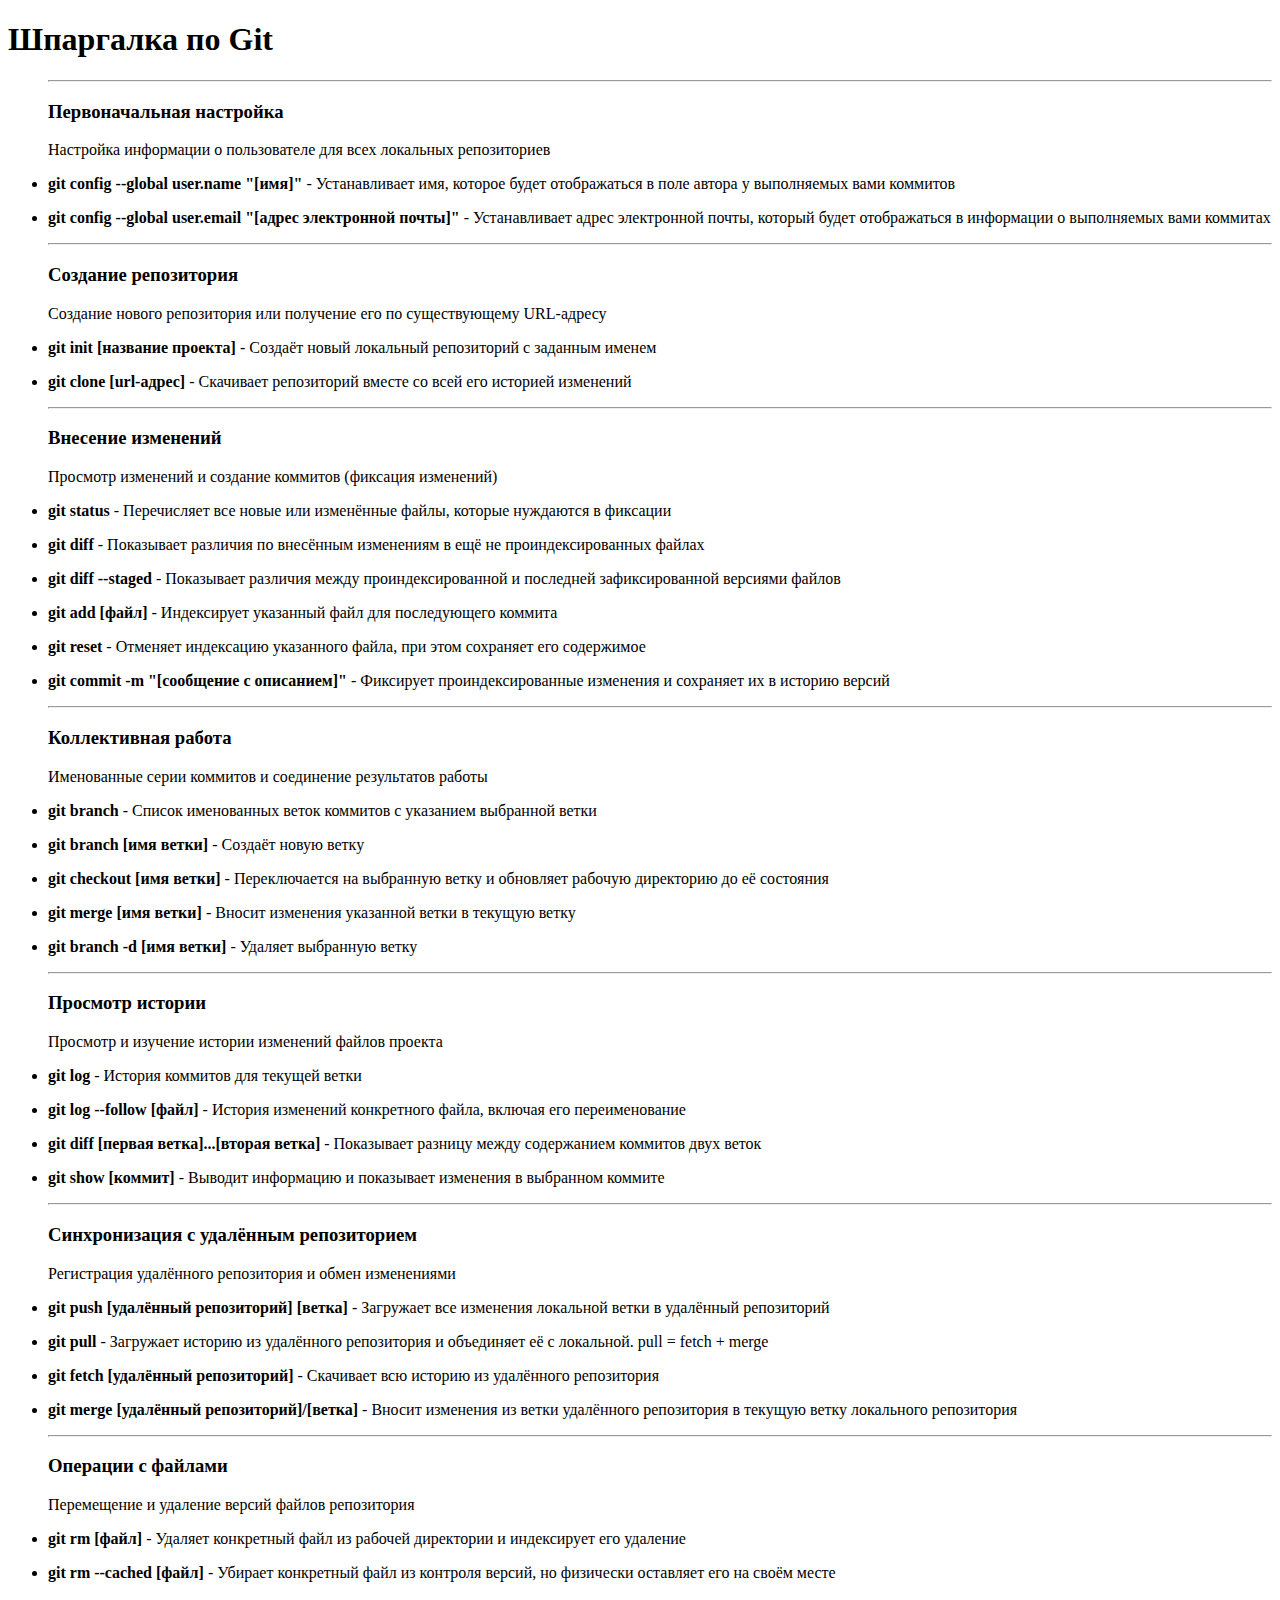
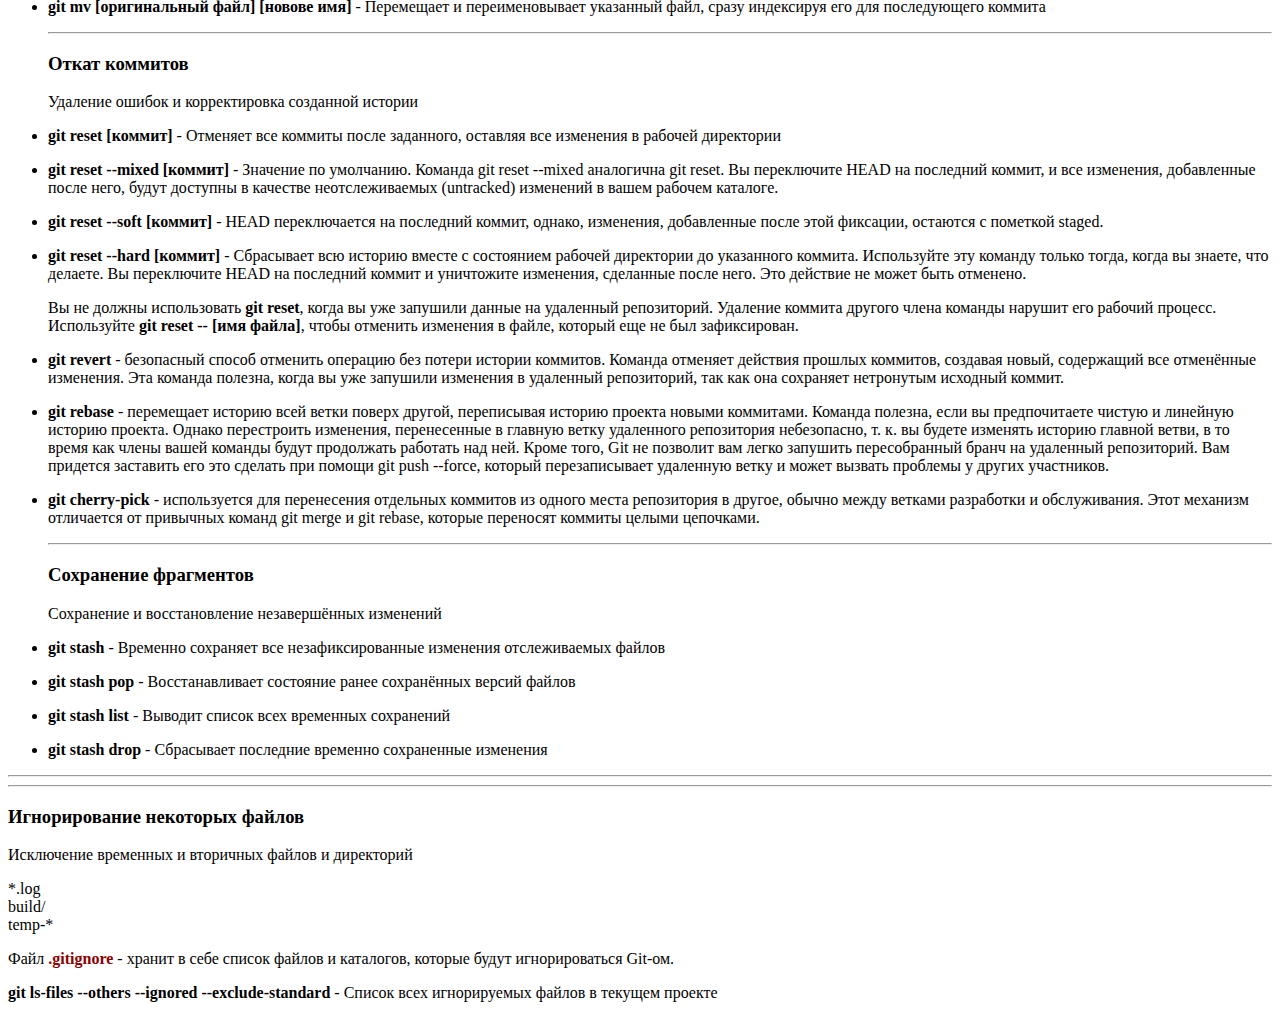
<file: HW1_GIT/index.html>
<!doctype html>
<html lang="eu">
<head>
    <title>GITPAGES.html</title>
    <meta charset="UTF-8">
</head>
<body>
    <h1>Шпаргалка по Git</h1>
<ul>
    <hr/>
    <h3>Первоначальная настройка</h3>
    <p>Настройка информации о пользователе для всех локальных репозиториев</p>
    <li><p><b>git config --global user.name "[имя]"</b> - Устанавливает имя, которое будет отображаться в
        поле автора у выполняемых вами коммитов</p></li>
    <li><p><b>git config --global user.email "[адрес электронной почты]"</b> - Устанавливает адрес электронной
        почты, который
        будет отображаться в информации о выполняемых вами коммитах</p></li>
    <hr/>
    <h3>Создание репозитория</h3>
    <p>Создание нового репозитория или получение его по существующему URL-адресу</p>
    <li><p><b>git init [название проекта]</b> - Создаёт новый локальный репозиторий с заданным именем</p></li>
    <li><p><b>git clone [url-адрес]</b> - Скачивает репозиторий вместе со всей его историей изменений</p></li>
    <hr/>
    <h3>Внесение изменений</h3>
    <p>Просмотр изменений и создание коммитов (фиксация изменений)</p>
    <li><p><b>git status</b> - Перечисляет все новые или изменённые файлы, которые нуждаются
        в фиксации</p></li>
    <li><p><b>git diff</b> - Показывает различия по внесённым изменениям в ещё не проиндексированных файлах</p></li>
    <li><p><b>git diff --staged</b> - Показывает различия между проиндексированной и последней зафиксированной
        версиями файлов</p></li>
    <li><p><b>git add [файл]</b> - Индексирует указанный файл для последующего коммита</p></li>
    <li><p><b>git reset</b> - Отменяет индексацию указанного файла, при этом сохраняет его содержимое</p></li>
    <li><p><b>git commit -m "[сообщение с описанием]"</b> - Фиксирует проиндексированные изменения и сохраняет
        их в историю версий</p></li>
    <hr/>
    <h3>Коллективная работа</h3>
    <p>Именованные серии коммитов и соединение результатов работы</p>
    <li><p><b>git branch</b> - Список именованных веток коммитов с указанием выбранной ветки</p></li>
    <li><p><b>git branch [имя ветки]</b> - Создаёт новую ветку</p></li>
    <li><p><b>git checkout [имя ветки]</b> - Переключается на выбранную ветку и обновляет рабочую
        директорию до её состояния</p></li>
    <li><p><b>git merge [имя ветки]</b> - Вносит изменения указанной ветки в текущую ветку</p></li>
    <li><p><b>git branch -d [имя ветки]</b> - Удаляет выбранную ветку</p></li>
    <hr/>
    <h3>Просмотр истории</h3>
    <p>Просмотр и изучение истории изменений файлов проекта</p>
    <li><p><b>git log</b> - История коммитов для текущей ветки</p></li>
    <li><p><b>git log --follow [файл]</b> - История изменений конкретного файла, включая его переименование</p></li>
    <li><p><b>git diff [первая ветка]...[вторая ветка]</b> - Показывает разницу между содержанием коммитов
        двух веток</p></li>
    <li><p><b>git show [коммит]</b> - Выводит информацию и показывает изменения в выбранном коммите</p></li>
    <hr/>
    <h3>Синхронизация с удалённым репозиторием</h3>
    <p>Регистрация удалённого репозитория и обмен изменениями</p>
    <li><p><b>git push [удалённый репозиторий] [ветка]</b> - Загружает все изменения локальной ветки в удалённый
        репозиторий</p></li>
    <li><p><b>git pull</b> - Загружает историю из удалённого репозитория и объединяет её с локальной.
        pull = fetch + merge</p></li>
    <li><p><b>git fetch [удалённый репозиторий]</b> - Скачивает всю историю из удалённого репозитория</p></li>
    <li><p><b>git merge [удалённый репозиторий]/[ветка]</b> - Вносит изменения из ветки удалённого репозитория в
        текущую ветку локального репозитория</p></li>
    <hr/>
    <h3>Операции с файлами</h3>
    <p>Перемещение и удаление версий файлов репозитория</p>
    <li><p><b>git rm [файл]</b> - Удаляет конкретный файл из рабочей директории и индексирует его удаление</p></li>
    <li><p><b>git rm --cached [файл]</b> - Убирает конкретный файл из контроля версий, но физически оставляет его
        на своём месте</p></li>
    <li><p><b>git mv [оригинальный файл] [новове имя]</b> - Перемещает и переименовывает указанный файл, сразу
        индексируя его для последующего коммита</p></li>
    <hr/>
    <h3>Откат коммитов</h3>
    <p>Удаление ошибок и корректировка созданной истории</p>
    <li><p><b>git reset [коммит]</b> - Отменяет все коммиты после заданного, оставляя все изменения
        в рабочей директории</p></li>
    <li><p><b>git reset --mixed [коммит]</b> - Значение по умолчанию. Команда git reset --mixed аналогична git reset.
        Вы переключите HEAD на последний коммит, и все изменения, добавленные после него, будут доступны
        в качестве неотслеживаемых (untracked) изменений в вашем рабочем каталоге.</p></li>
    <li><p><b>git reset --soft [коммит]</b> - HEAD переключается на последний коммит, однако, изменения,
        добавленные после этой фиксации, остаются с пометкой staged.</p></li>
    <li><p><b>git reset --hard [коммит]</b> - Сбрасывает всю историю вместе с состоянием рабочей директории
        до указанного коммита. Используйте эту команду только тогда, когда вы знаете, что делаете.
        Вы переключите HEAD на последний коммит и уничтожите изменения, сделанные после него. Это действие не
        может быть отменено.</p></li>
    <p>Вы не должны использовать <b>git reset</b>, когда вы уже запушили данные на удаленный репозиторий. Удаление
        коммита
        другого члена команды нарушит его рабочий процесс. Используйте <b>git reset -- [имя файла]</b>, чтобы отменить
        изменения в файле, который еще не был зафиксирован.</p>

    <li><p><b>git revert</b> - безопасный способ отменить операцию без потери истории коммитов. Команда отменяет
        действия прошлых коммитов, создавая новый, содержащий все отменённые изменения. Эта команда полезна,
        когда вы уже запушили изменения в удаленный репозиторий, так как она сохраняет нетронутым исходный коммит.</p></li>

    <li><p><b>git rebase</b> - перемещает историю всей ветки поверх другой, переписывая историю проекта новыми
        коммитами.
        Команда полезна, если вы предпочитаете чистую и линейную историю проекта. Однако перестроить изменения,
        перенесенные в главную ветку удаленного репозитория небезопасно, т. к. вы будете изменять историю главной
        ветви, в то время как члены вашей команды будут продолжать работать над ней.
        Кроме того, Git не позволит вам легко запушить пересобранный бранч на удаленный репозиторий. Вам придется
        заставить его это сделать при помощи git push --force, который перезаписывает удаленную ветку и может
        вызвать проблемы у других участников.</p></li>
    <li><p><b>git cherry-pick</b> -  используется для перенесения отдельных коммитов из одного места репозитория в
        другое, обычно между ветками разработки и обслуживания. Этот механизм отличается от привычных команд
        git merge и git rebase, которые переносят коммиты целыми цепочками.</p></li>
    <hr/>
    <h3>Сохранение фрагментов</h3>
    <p>Сохранение и восстановление незавершённых изменений</p>
    <li><p><b>git stash</b> - Временно сохраняет все незафиксированные изменения отслеживаемых файлов</p></li>
    <li><p><b>git stash pop</b> - Восстанавливает состояние ранее сохранённых версий файлов</p></li>
    <li><p><b>git stash list</b> - Выводит список всех временных сохранений</p></li>
    <li><p><b>git stash drop</b> - Сбрасывает последние временно сохраненныe изменения</p></li>

</ul>
    <hr/>
    <hr/>
    <h3>Игнорирование некоторых файлов</h3>
    <p>Исключение временных и вторичных файлов и директорий</p>
    <p>*.log<br/>
        build/<br/>
        temp-*<br/></p>
<p>Файл <b style="color: darkred">.gitignore</b> - хранит в себе список файлов и каталогов, которые будут
    игнорироваться Git-ом.</p>
<p><b>git ls-files --others --ignored --exclude-standard</b> - Список всех игнорируемых файлов в текущем проекте</p>
</body>
</html>
</file>
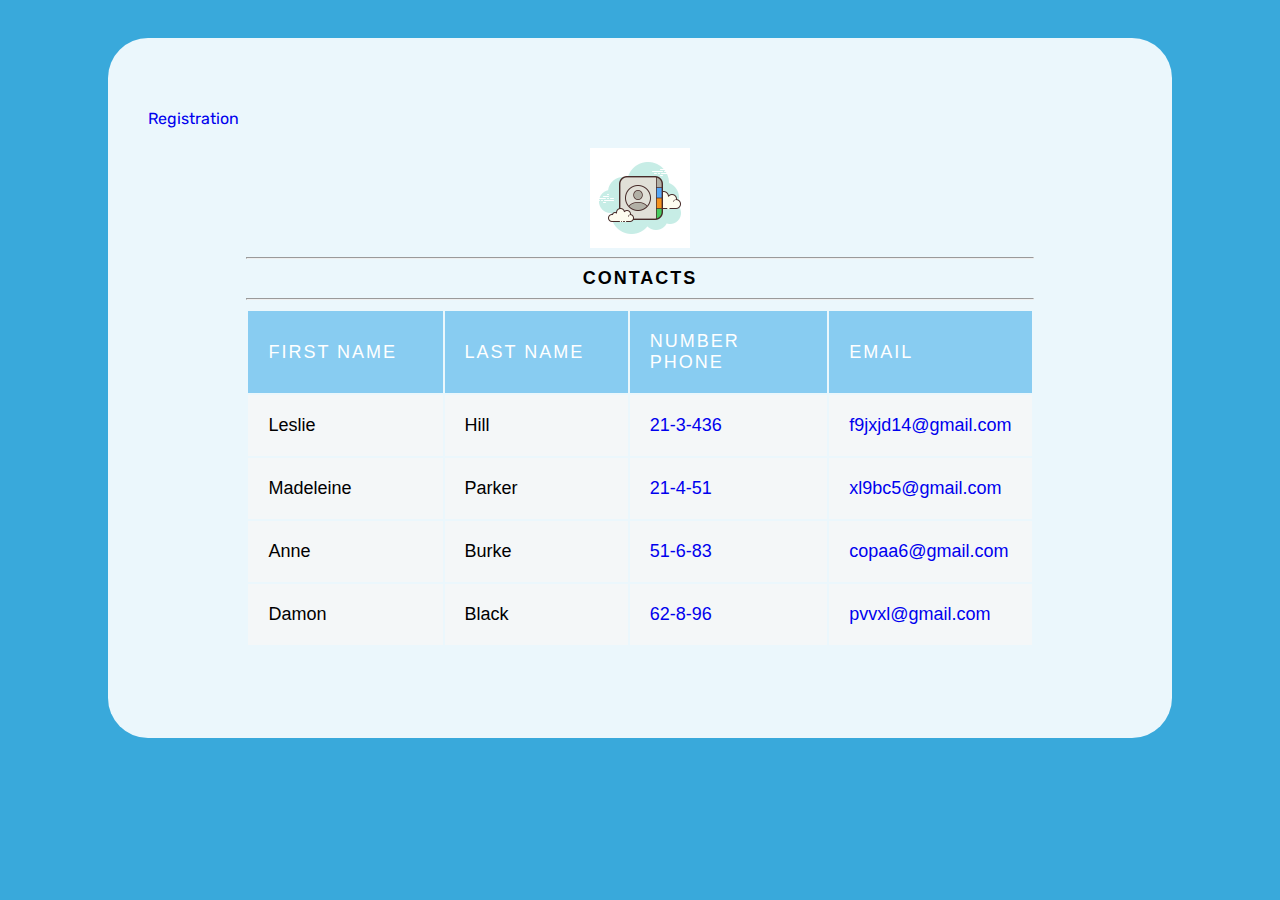
<file: HW2_HTML/index.html>
<!doctype html>
<html lang="eu" dir="ltr">
<head>
    <title>Registration</title>
    <meta charset="UTF-8">
    <link rel="icon" href="images/favicon.png" type="image/png">
    <link rel="stylesheet" type="text/css" href="style.css">
    <link href="https://fonts.googleapis.com/css?family=Rubik" rel="stylesheet">
</head>
<body>
<div class="contacts">
    <div class="container_table">
        <table class="table_contacts">
            <caption><img src="images/contacts.png" alt="phonebook" id="logo">
                <hr>
                Contacts
                <hr>
            </caption>

            <a href="registration.html">Registration</a>
            <thead>
            <tr>
                <th>First name</th>
                <th>Last name</th>
                <th>Number phone</th>
                <th>Email</th>
            </tr>
            </thead>
            <tbody>
            <tr>
                <td>Leslie</td>
                <td>Hill</td>
                <td><a href="tel:21-3-435">21-3-436</a></td>
                <td><a href="mailto:f9jxjd14@gmail.com">f9jxjd14@gmail.com</a></td>
            </tr>
            <tr>
                <td>Madeleine</td>
                <td>Parker</td>
                <td><a href="tel:21-4-51">21-4-51</a></td>
                <td><a href="mailto:xl9bc5@gmail.com">xl9bc5@gmail.com</a></td>
            </tr>
            <tr>
                <td>Anne</td>
                <td>Burke</td>
                <td><a href="tel:51-6-83">51-6-83</a></td>
                <td><a href="mailto:copaa6@gmail.com">copaa6@gmail.com</a></td>
            </tr>
            <tr>
                <td>Damon</td>
                <td>Black</td>
                <td><a href="tel:62-8-96">62-8-96</a></td>
                <td><a href="mailto:pvvxl@gmail.com">pvvxl@gmail.com</a></td>
            </tr>
            </tbody>
        </table>
    </div>
</div>

</body>
</html>
</file>
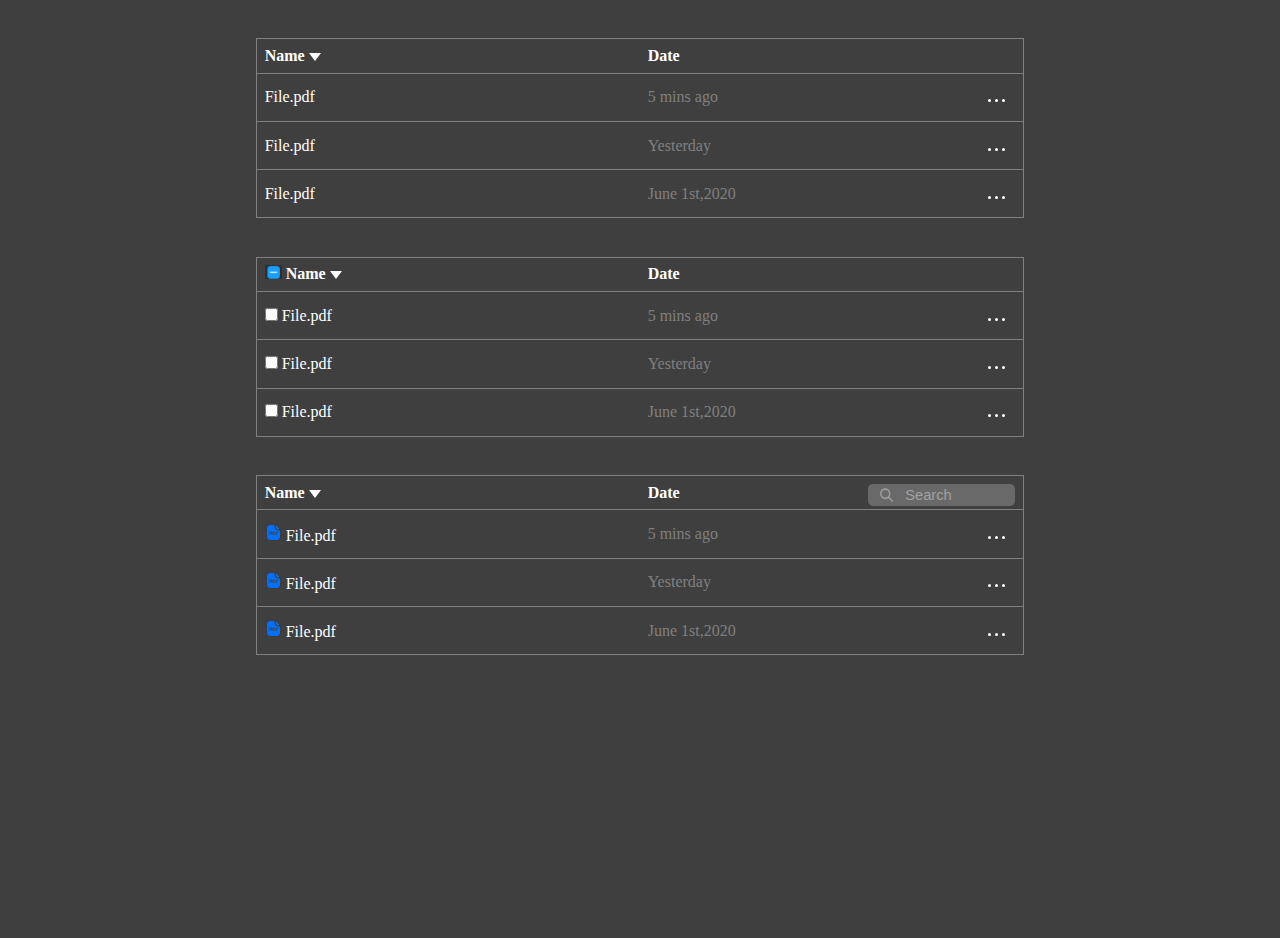
<file: HW3_CSS/index.html>
<!doctype html>
<html lang="en">
<head>
    <meta charset="UTF-8">
    <meta name="viewport"
          content="width=device-width, user-scalable=no, initial-scale=1.0, maximum-scale=1.0, minimum-scale=1.0">
    <meta http-equiv="X-UA-Compatible" content="ie=edge">
    <title>PDFarchive</title>
    <link rel="icon" href="assets/images/icon.png" type="image/png">
    <link rel="stylesheet" type="text/css" href="assets/css/style.css">

</head>
<body>
<div class="container">

    <table class="table1">
        <thead>
        <tr class="trow_head">
            <th class="text">
                <div class="text_head">
                    <div class="text_name">Name</div>
                    <div class="triangle-down"></div>
                </div>

            </th>
            <th class="text">Date</th>
        </tr>
        </thead>
        <tbody>
        <tr class="trow">
            <td class="text">File.pdf</td>
            <td class="text">
                <div class="date_points">
                    <div class="date">5 mins ago</div>
                    <div class="three_points">
                        <div class="point"></div>
                        <div class="point"></div>
                        <div class="point"></div>
                    </div>
                </div>
            </td>
        </tr>
        <tr class="trow">
            <td class="text">File.pdf</td>
            <td class="text">
                <div class="date_points">
                    <div class="date">Yesterday</div>
                    <div class="three_points">
                        <div class="point"></div>
                        <div class="point"></div>
                        <div class="point"></div>
                    </div>
                </div>
            </td>
        </tr>
        <tr class="trow">
            <td class="text">File.pdf</td>
            <td class="text">
                <div class="date_points">
                    <div class="date">June 1st,2020</div>
                    <div class="three_points">
                        <div class="point"></div>
                        <div class="point"></div>
                        <div class="point"></div>
                    </div>
                </div>
            </td>
        </tr>
        </tbody>
    </table>

    <table class="table2">
        <thead>
        <tr class="trow_head">
            <th class="text">
                <div class="text_head">
                    <div class="icon_table-2"><img class="icon_table-2" src="assets/images/icon_table-2.png" alt="icon table"></div>
                    <div class="text_name">Name</div>
                    <div class="triangle-down"></div>

                </div>

            </th>
            <th class="text">Date</th>
        </tr>
        </thead>
        <tbody>
        <tr class="trow">
            <td class="text">
                <form action="" method="post">
                    <input id="file1" name="name" type="checkbox" value="File1.pdf">
                    <label for="file1">File.pdf</label>
                </form>
            </td>
            <td class="text">
                <div class="date_points">
                    <div class="date">5 mins ago</div>
                    <div class="three_points">
                        <div class="point"></div>
                        <div class="point"></div>
                        <div class="point"></div>
                    </div>
                </div>
            </td>
        </tr>
        <tr class="trow">
            <td class="text">
                <form action="" method="post">
                    <input id="file2" name="name" type="checkbox" value="File2.pdf">
                    <label for="file2">File.pdf</label>
                </form>
            </td>
            <td class="text">
                <div class="date_points">
                    <div class="date">Yesterday</div>
                    <div class="three_points">
                        <div class="point"></div>
                        <div class="point"></div>
                        <div class="point"></div>
                    </div>
                </div>
            </td>
        </tr>
        <tr class="trow">
            <td class="text">
                <form action="" method="post">
                    <input id="file3" name="name" type="checkbox" value="File3.pdf">
                    <label for="file3">File.pdf</label>
                </form>
            </td>
            <td class="text">
                <div class="date_points">
                    <div class="date">June 1st,2020</div>
                    <div class="three_points">
                        <div class="point"></div>
                        <div class="point"></div>
                        <div class="point"></div>
                    </div>
                </div>
            </td>
        </tr>
        </tbody>
    </table>

    <table class="table3">
        <thead>
        <tr class="trow_head">
            <th class="text">
                <div class="text_head">
                    <div class="text_name">Name</div>
                    <div class="triangle-down"></div>
                </div>
            </th>
            <th class="text">
                <div class="text_head">
                    <div class="text_date">Date</div>
                    <div class="search">
                        <form class="form_search" method="post" action="">
                            <img class="form_search_img" src="assets/images/search.png" alt="search">
                            <label for="search">
                                <input class="form_search_text" id="search" type="search" name="search"
                                       placeholder="Search">
                            </label>
                        </form>
                    </div>
                </div>
            </th>
        </tr>
        </thead>
        <tbody>
        <tr class="trow">
            <td class="text">
                <img class="trow_img" src="assets/images/pdf-512.png" alt="pdf file">
                File.pdf
            </td>
            <td class="text">
                <div class="date_points">
                    <div class="date">5 mins ago</div>
                    <div class="three_points">
                        <div class="point"></div>
                        <div class="point"></div>
                        <div class="point"></div>
                    </div>
                </div>
            </td>
        </tr>
        <tr class="trow">
            <td class="text">
                <img class="trow_img" src="assets/images/pdf-512.png" alt="pdf file">
                File.pdf
            </td>
            <td class="text">
                <div class="date_points">
                    <div class="date">Yesterday</div>
                    <div class="three_points">
                        <div class="point"></div>
                        <div class="point"></div>
                        <div class="point"></div>
                    </div>
                </div>
            </td>
        </tr>
        <tr class="trow">
            <td class="text">
                <img class="trow_img" src="assets/images/pdf-512.png" alt="pdf file">
                File.pdf
            </td>
            <td class="text">
                <div class="date_points">
                    <div class="date">June 1st,2020</div>
                    <div class="three_points">
                        <div class="point"></div>
                        <div class="point"></div>
                        <div class="point"></div>
                    </div>
                </div>
            </td>
        </tr>
        </tbody>
    </table>
</div>
</body>
</html>
</file>
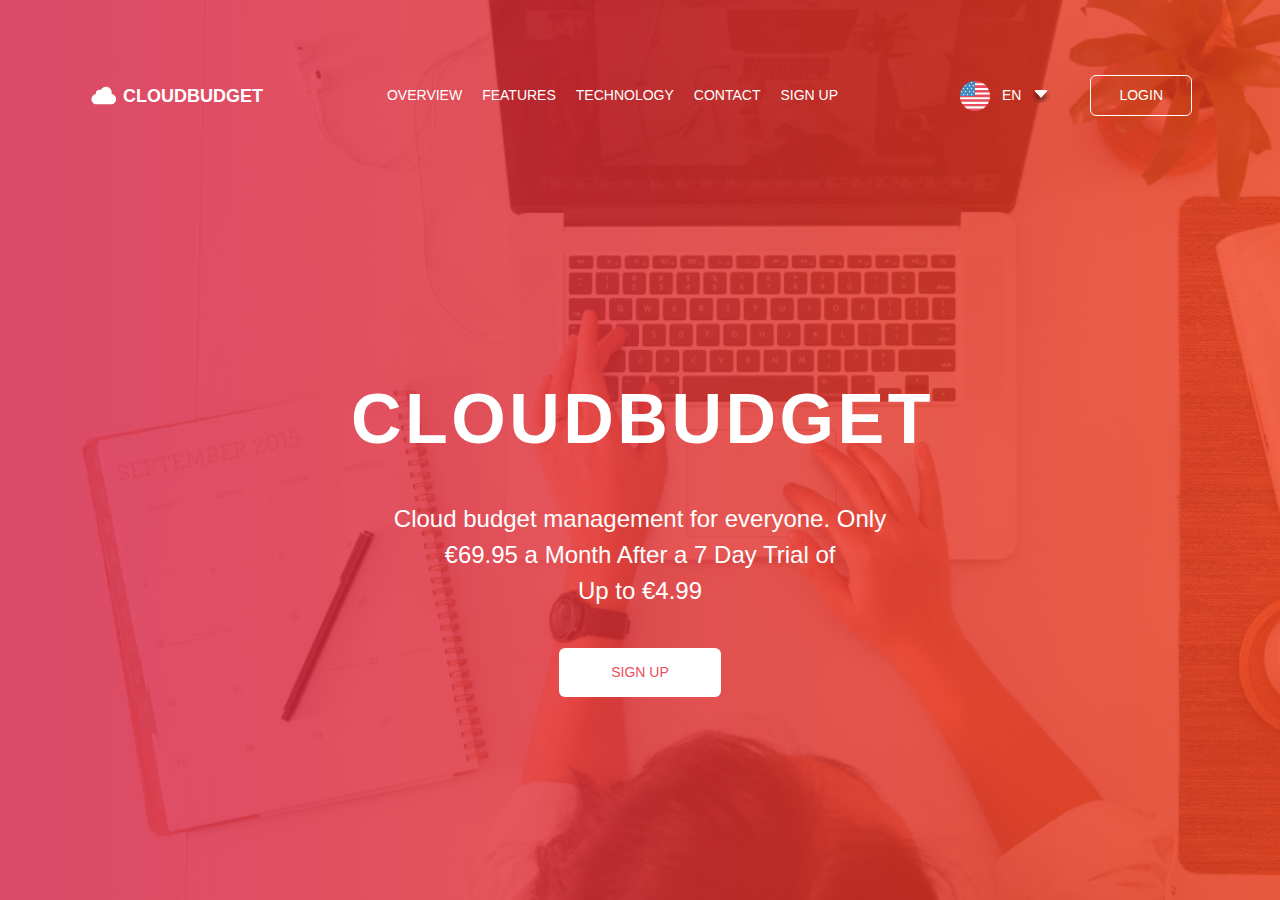
<file: HW4_MAKEupINpages/index.html>
<!doctype html>
<html lang="en">
<head>
    <meta charset="UTF-8">
    <meta name="viewport"
          content="width=device-width, user-scalable=no, initial-scale=1.0, maximum-scale=1.0, minimum-scale=1.0">
    <meta http-equiv="X-UA-Compatible" content="ie=edge">
    <title>CLOUDBUDGET</title>
    <link rel="icon" href="assets/images/cloud.svg" type="image/png">
    <link rel="stylesheet" type="text/css" href="assets/css/style.css">
</head>
<body>

<header class="header">
    <div class="container">
        <div class="header_inner">

            <div class="logo">
                <img class="img_cloud" src="assets/images/cloud.svg" aria-hidden="true" alt="">
                <p class="text text_logo">CloudBudget</p>
            </div>

            <nav class="navigation">
                <a href="#" class="nav_link">OVERVIEW</a>
                <a href="#" class="nav_link">FEATURES</a>
                <a href="#" class="nav_link">TECHNOLOGY</a>
                <a href="#" class="nav_link">CONTACT</a>
                <a href="#" class="nav_link">Sign up</a>
            </nav>

            <div class="language_log">
                <div class="language_selection">
                    <img class="img_flag" src="assets/images/flag-united-states.svg" alt="flag united states">
                    <p class="text_language">EN</p>
                    <a href="#" class="btn_len">
                        <svg xmlns="http://www.w3.org/2000/svg" width="18" height="13" viewBox="0 0 18 13" fill="none">
                            <g filter="url(#filter0_dd)">
                                <path d="M14.7727.273438H3.22735C2.88106.273438 2.6877.639063 2.90216.888672L8.67481 7.58242C8.84005 7.77402 9.15821 7.77402 9.3252 7.58242L15.0979.888672C15.3123.639063 15.119.273438 14.7727.273438z"
                                      fill="#fff"/>
                                <path  d="M3.46303.773438H14.537L9.00001 7.1939 3.46303.773438z" stroke="#fff"/>
                                <path d="M3.46303.773438H14.537L9.00001 7.1939 3.46303.773438z"
                                      stroke="url(#paint0_linear)"/>
                            </g>
                            <defs>
                                <filter id="filter0_dd" x="-1.18774" y=".273438" width="20.3755" height="15.4527"
                                        filterUnits="userSpaceOnUse" color-interpolation-filters="sRGB">
                                    <feFlood flood-opacity="0" result="BackgroundImageFix"/>
                                    <feColorMatrix in="SourceAlpha" type="matrix"
                                                   values="0 0 0 0 0 0 0 0 0 0 0 0 0 0 0 0 0 0 127 0"/>
                                    <feOffset dy="4"/>
                                    <feGaussianBlur stdDeviation="2"/>
                                    <feColorMatrix type="matrix" values="0 0 0 0 0 0 0 0 0 0 0 0 0 0 0 0 0 0 0.25 0"/>
                                    <feBlend mode="normal" in2="BackgroundImageFix" result="effect1_dropShadow"/>
                                    <feColorMatrix in="SourceAlpha" type="matrix"
                                                   values="0 0 0 0 0 0 0 0 0 0 0 0 0 0 0 0 0 0 127 0"/>
                                    <feOffset dy="4"/>
                                    <feGaussianBlur stdDeviation="2"/>
                                    <feColorMatrix type="matrix" values="0 0 0 0 0 0 0 0 0 0 0 0 0 0 0 0 0 0 0.25 0"/>
                                    <feBlend mode="normal" in2="effect1_dropShadow" result="effect2_dropShadow"/>
                                    <feBlend mode="normal" in="SourceGraphic" in2="effect2_dropShadow" result="shape"/>
                                </filter>
                                <linearGradient id="paint0_linear" x1="9.00001" y1=".273437" x2="9.00001" y2="7.72612"
                                                gradientUnits="userSpaceOnUse">
                                    <stop stop-color="#fff"/>
                                    <stop offset="1" stop-color="#fff" stop-opacity="0"/>
                                </linearGradient>
                            </defs>
                        </svg>
                    </a>

                </div>
                <a class="btn btn_log" href="#">Login</a>
            </div>

        </div>
    </div>
</header>

<div class="intro">
    <div class="banner_background">
        <div class="container">
            <div class="intro_inner_title">
                <h1 class="intro_title">CloudBudget</h1>
            </div>

            <div class="intro_inner_content">
                <p class="text_content">
                    Cloud budget management for everyone.
                    Only €69.95 a Month After a 7 Day Trial of
                    Up&nbsp;to&nbsp;€4.99
                </p>
            </div>

            <a class="btn btn_signup text_btn" href="#">
                Sign Up
            </a>

        </div>
    </div>
</div>
</body>
</html>
</file>
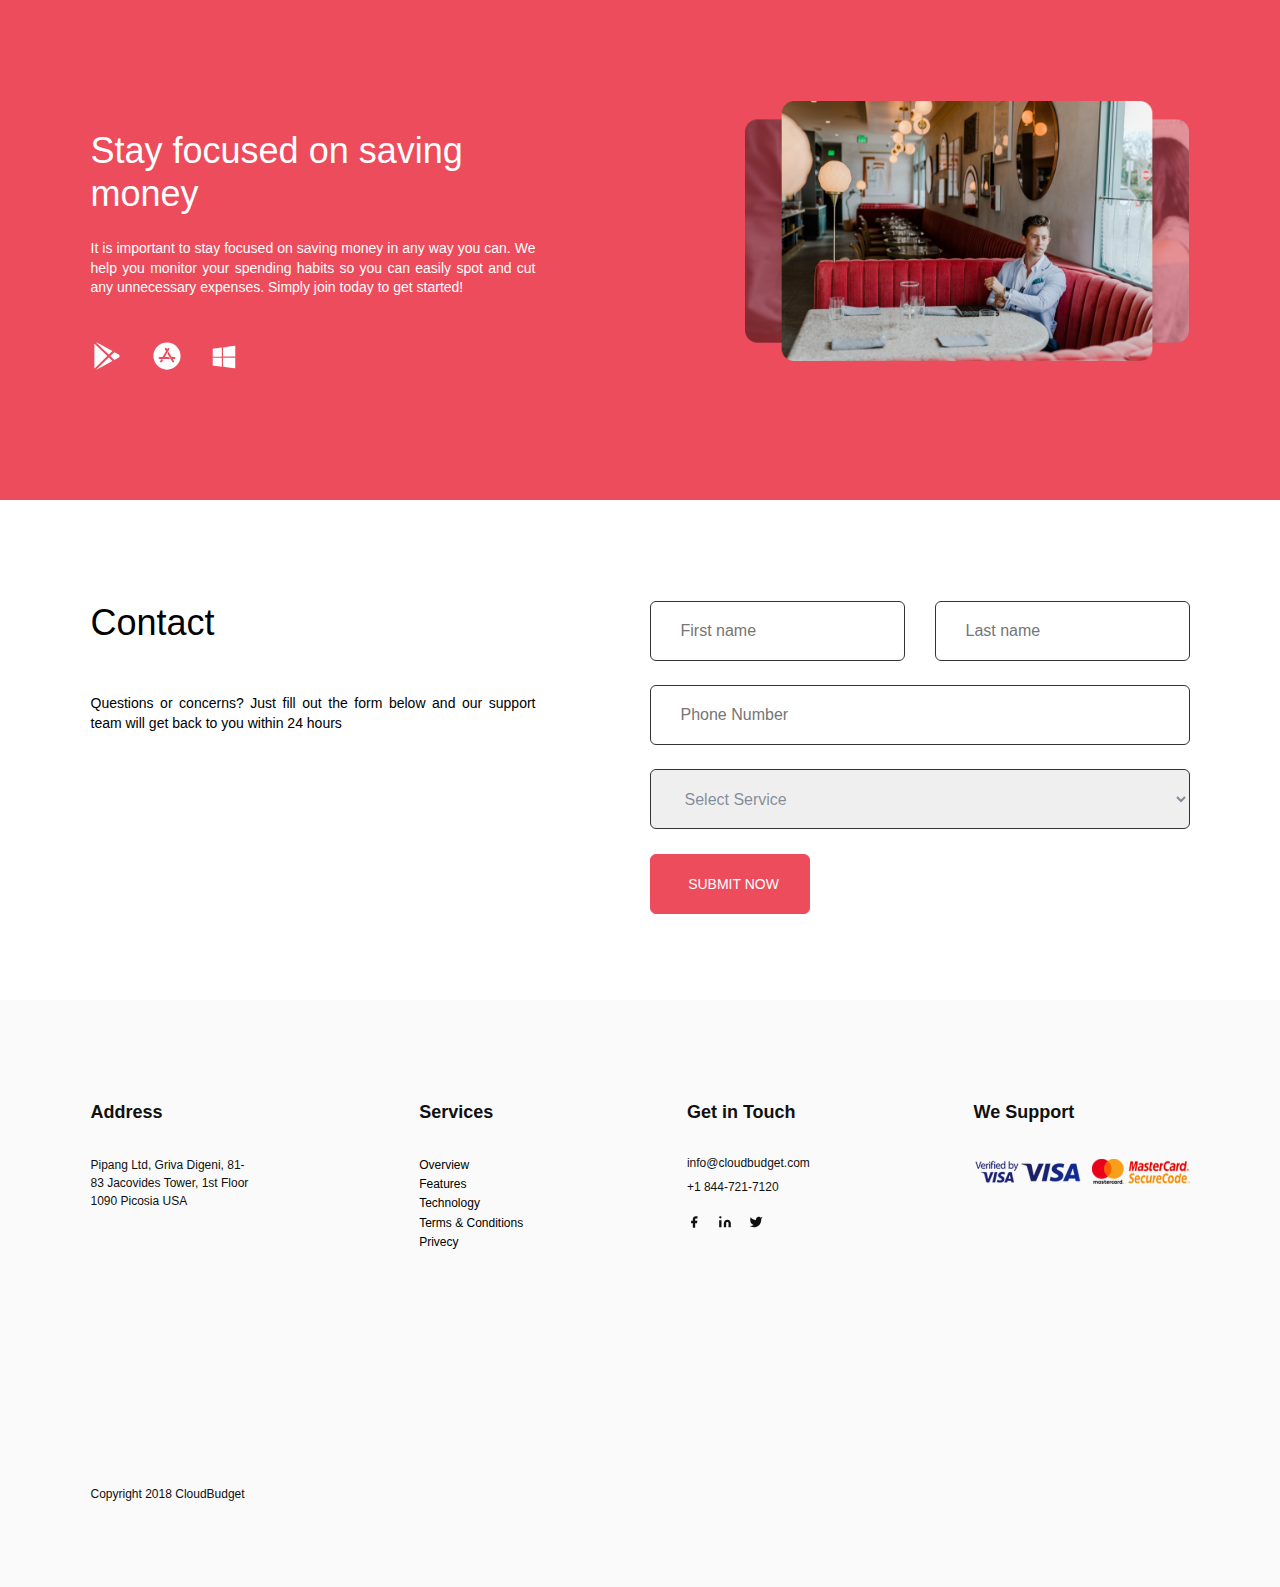
<file: HW5_LandingPage/index.html>
<!doctype html>
<html lang="en">
<head>
    <meta charset="UTF-8">
    <meta name="viewport"
          content="width=device-width, user-scalable=no, initial-scale=1.0, maximum-scale=1.0, minimum-scale=1.0">
    <meta http-equiv="X-UA-Compatible" content="ie=edge">
    <title>Document</title>
    <link rel="icon" type="image/png" href="">
    <link rel="stylesheet" type="text/css" href="assets/css/style.css">
</head>
<body>
<main>
<section class="section_intro">
    <div class="container">
        <div class="section_inner">
        <div class="content_money">
            <h2 class="section_title">Stay focused on saving money</h2>
            <p class="section_text">It is important to stay focused on saving money in any way you can. We help you
                monitor your spending
                habits so you can easily spot and cut any unnecessary expenses. Simply join today to get started!</p>
            <a class="google-playstore_link" href="https://play.google.com/store" target="_blank">
                <img class="google-playstore_svg" src="assets/images/ion-logo-google-playstore.svg" alt="google-playstore link">
            </a>
            <a class="apple-appstore_link" href="https://apps.apple.com/" target="_blank">
                <img class="apple-appstore_svg" src="assets/images/ion-logo-apple-appstore.svg" alt="apple-appstore link">
            </a>
            <a class="windows_link" href="https://www.microsoft.com/uk-ua/windows/" target="_blank">
                <img  class="windows_svg" src="assets/images/simple-icons_windows.svg" alt="windows link">
            </a>
        </div>
        <div class="img_money">
            <img class="img_inner" src="assets/images/Slider.png" aria-hidden="true" alt="">
        </div>
        </div>
    </div>
</section>
<section class="section_contact">
    <div class="container">
        <div class="section_inner">
            <div class="content_contact">
                <h2 class="section_title_contact section_title">Contact</h2>
                <p class="section_text_contact section_text">Questions or concerns? Just fill out the form below and our support team will
                    get back to you
                    within 24 hours</p>
            </div>
            <div class="form_contact">
                <form class="form">
                    <div class="full_name">
                        <section class="first_name">
                            <input id="name" name="name" type="text" placeholder="First name" required>
                        </section>
                        <section class="last_name">
                            <input id="surname" name="surname" type="text" placeholder="Last name" required>
                        </section>
                    </div>
                    <section class="number_phone">
                        <input id="number" name="number_phone" type="number" placeholder="Phone Number" required>
                    </section>
                    <section class="service">
                        <select id="service" name="service">
                            <option class="option_text" disabled selected value="">Select Service</option>
                            <option class="option_text" value="Service_1">Service_1</option>
                            <option class="option_text" value="Service_2">Service_2</option>
                        </select>
                    </section>
                    <section class="submission_btn">
                        <input class="submission" type="submit" value="Submit Now">
                    </section>
                </form>
            </div>
        </div>
    </div>
</section>
</main>
<footer class="footer">
    <div class="container copyright_footer">
            <div class="block_footer">
                <div class="address">
                    <h3 class="footer_title">Address</h3>
                    <p class="footer_text">Pipang Ltd, Griva Digeni,
                                           81-83 Jacovides Tower, 1st Floor
                                           1090 Picosia USA</p>
                </div>
                <div class="services">
                    <h3 class="footer_title">Services</h3>
                    <div class="services_link">
                    <a class="services_link_text" href="#" target="_blank">overview</a>
                    <a class="services_link_text" href="#" target="_blank">features</a>
                    <a class="services_link_text" href="#" target="_blank">technology</a>
                    <a class="services_link_text" href="#" target="_blank">Terms & Conditions</a>
                    <a class="services_link_text" href="#" target="_blank">Privecy</a>
                    </div>
                </div>
                <div class="get_in_touch">
                    <h3 class="footer_title">Get in Touch</h3>
                    <div class="contact_link">
                    <a class="contact_link_text" href="mailto:info@cloudbudget.com" target="_blank">info@cloudbudget.com</a>
                    <a class="contact_link_text contact_number" href="tel:+1 844-721-7120" target="_blank">+1 844-721-7120</a>
                    <div class="social">
                        <a class="facebook" href="https://www.facebook.com/" target="_blank">
                            <img class="link_social" src="assets/images/footer/feather-facebook.svg" alt="facebook link">
                        </a>
                        <a class="linkedin" href="https://www.linkedin.com/" target="_blank">
                            <img class="link_social" src="assets/images/footer/feather-linkedin.svg" alt="linkedin link">
                        </a>
                        <a class="twitter" href="https://twitter.com/" target="_blank">
                            <img class="link_social" src="assets/images/footer/feather-twitter.svg" alt="twitter link">
                        </a>
                    </div>
                    </div>
                </div>
                <div class="we_support">
                    <h3 class="footer_title">We Support</h3>
                    <img src="assets/images/footer/secure-p-1%201.png" alt="payment type: VISA and Master Card">
                </div>
            </div>
        <div class="copyright">
            <p class="copyright_text">Copyright 2018 CloudBudget</p>
        </div>
    </div>
</footer>
</body>
</html>
</file>
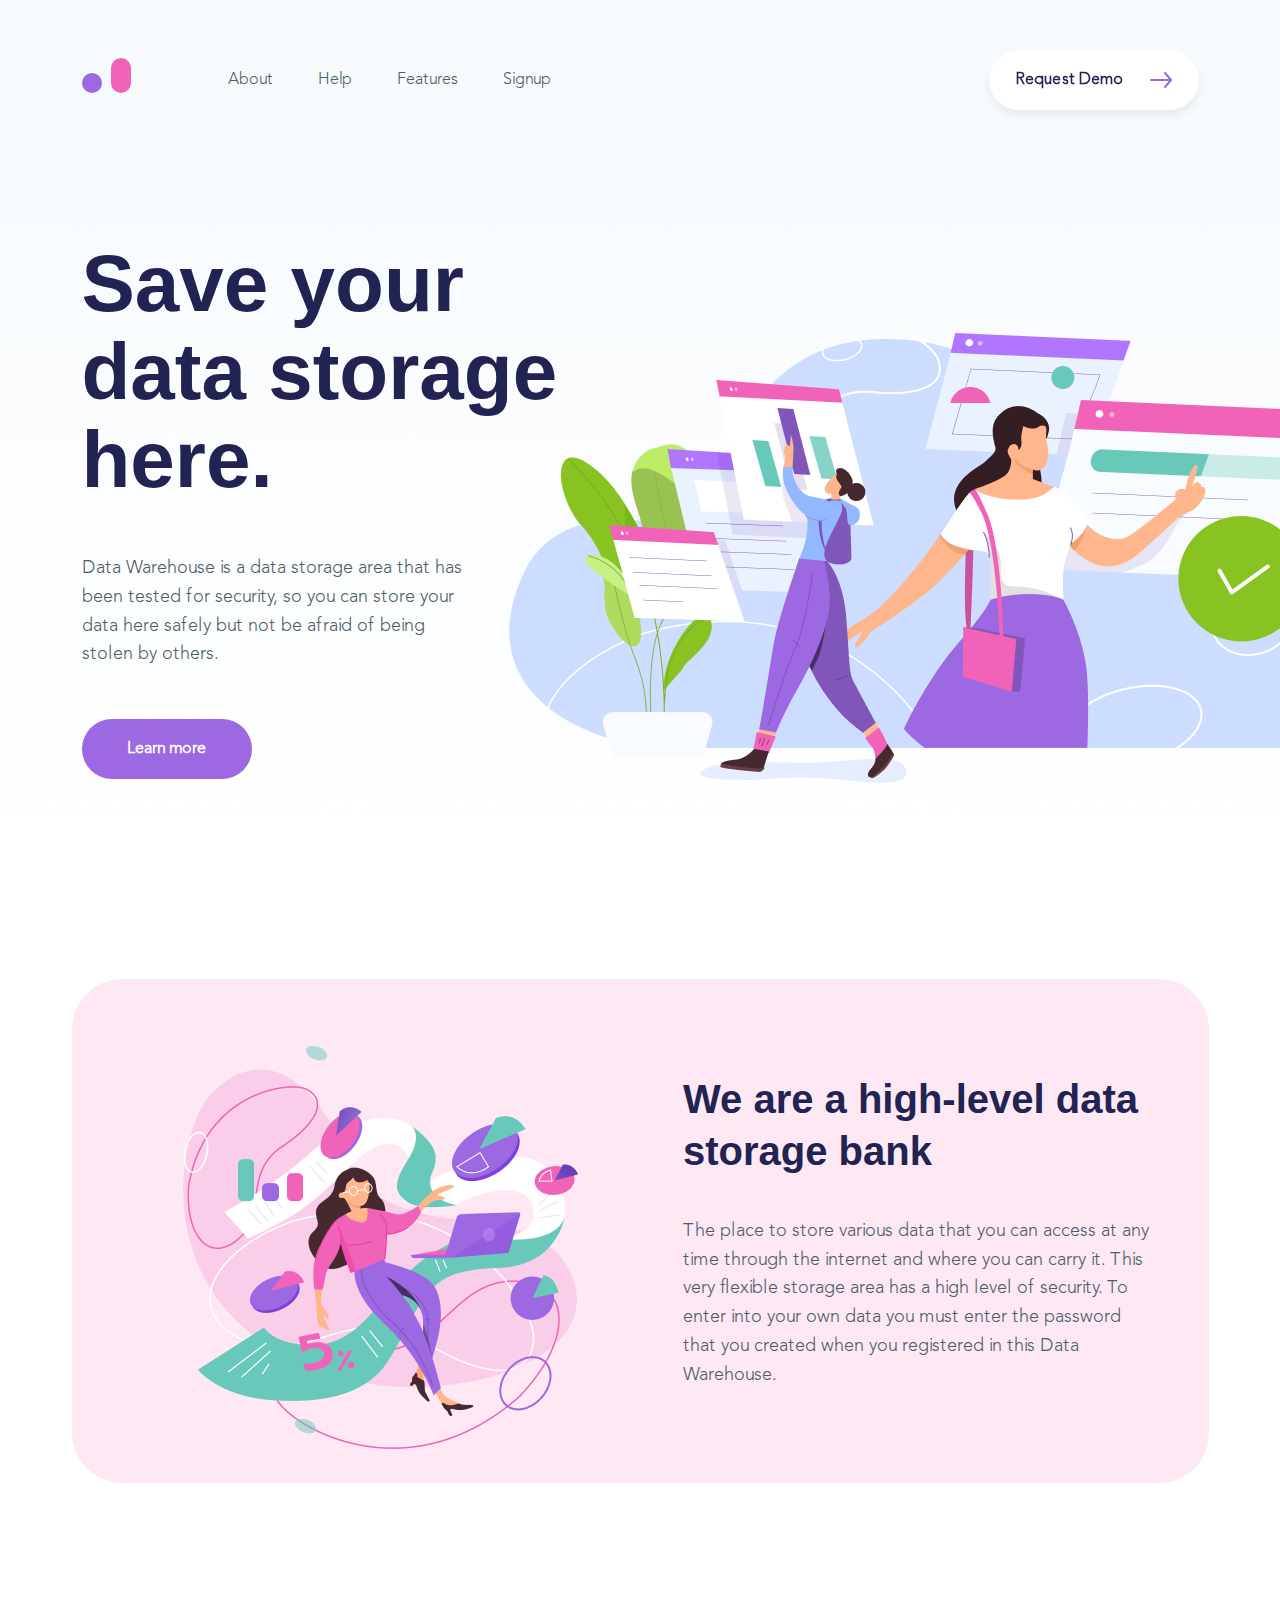
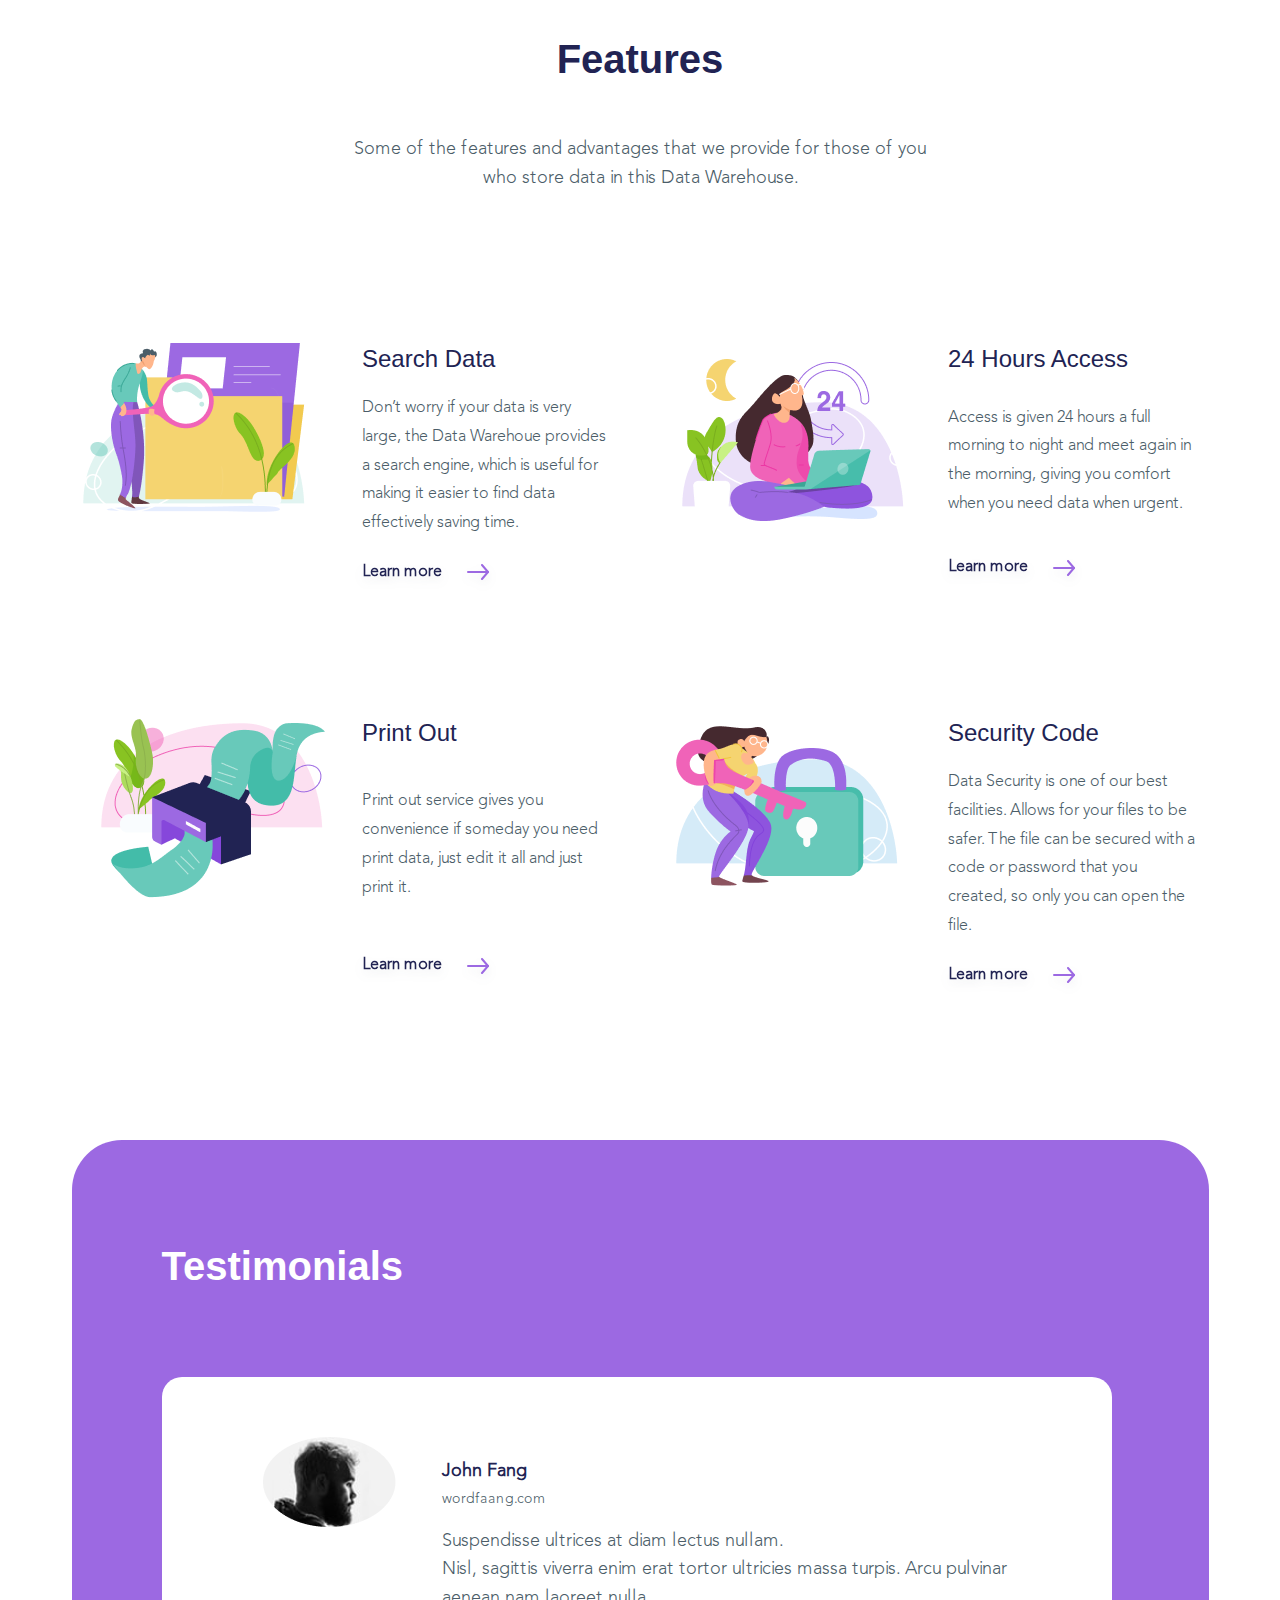
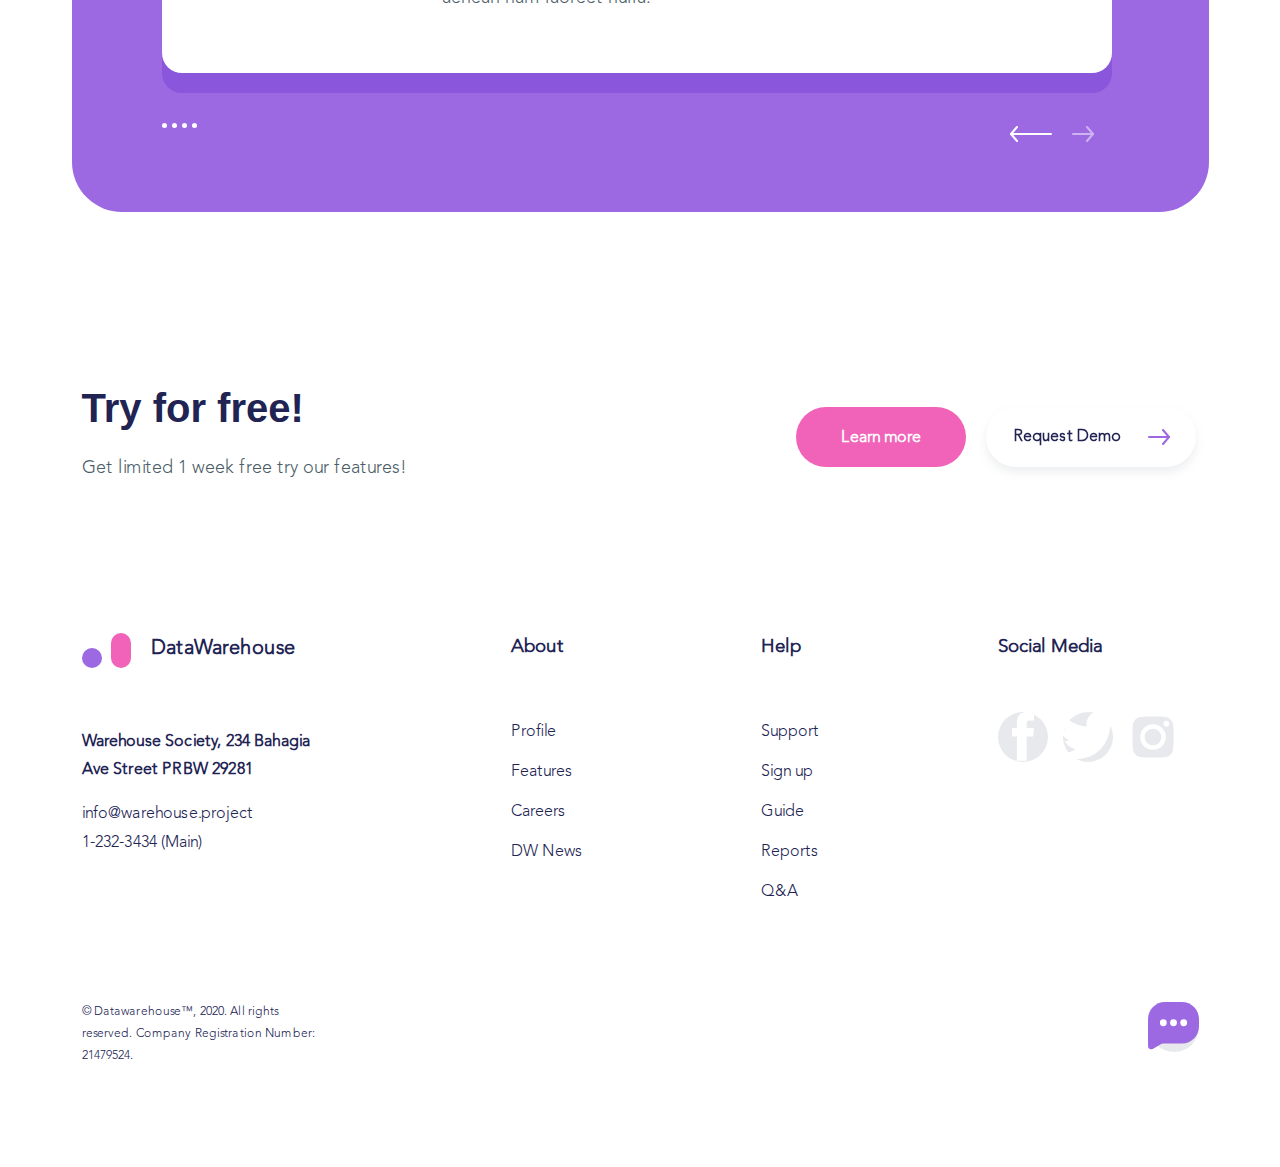
<file: HW6_flex_grid/index.html>
<!doctype html>
<html lang="en">
<head>
    <meta charset="UTF-8">
    <meta name="viewport"
          content="width=device-width, user-scalable=no, initial-scale=1.0, maximum-scale=1.0, minimum-scale=1.0">
    <meta http-equiv="X-UA-Compatible" content="ie=edge">
    <title>Document</title>
    <link rel="icon" type="image/png" href="">
    <link rel="stylesheet" type="text/css" href="assets/css/style.css">
</head>
<body>
<header class="header">
    <nav class="container nav_header">
        <div class="logo">
            <img src="assets/images/header/Logo.svg" aria-hidden="true" alt="">
        </div>
        <nav class="navigation">
            <a href="#" class="nav_link">About</a>
            <a href="#" class="nav_link">Help</a>
            <a href="#" class="nav_link">Features</a>
            <a href="#" class="nav_link">Signup</a>
        </nav>
        <a class="btn_demo" href="#">
            <p class="btn_text">Request Demo</p>
            <img class="btn_arrow" src="assets/images/btn_arrow.svg" aria-hidden="true" alt="">
        </a>
    </nav>
    <section class="container headline">
        <div class="intro">
            <h1 class="intro_title">Save your data storage here.</h1>
            <p class="intro_description">Data Warehouse is a data storage area that has been
                tested for security, so you can store your data here
                safely but not be afraid of being stolen by others.</p>
            <a href="#" class="btn_more">
                <p class="btn_text">Learn more</p>
            </a>
        </div>
    </section>
</header>

<main>
    <section class="container privilege">
        <img src="assets/images/main/section2.png" aria-hidden="true" alt="">
        <div class="privilege_content">
            <h2 class="privilege_title">
                We are a high-level data storage bank
            </h2>
            <p class="privilege_text">
                The place to store various data that you can access at any time through the internet and where you can
                carry it.
                This very flexible storage area has a high level of security.
                To enter into your own data you must enter the password that you
                created when you registered in this Data Warehouse.
            </p>
        </div>
    </section>
    <section id="features" class="container features">
        <div class="features_intro">
            <h2 class="features_intro_title">Features</h2>
            <p class="features_intro_text">
                Some of the features and advantages that we provide for
                those of you who store data in this Data Warehouse.
            </p>
        </div>
        <div class="features_list">

            <article class="features_item">
                <img class="img_feature" src="assets/images/main/features/section3_1.png" aria-hidden="true" alt="">
                <div class="feature_content">
                    <h3 class="feature_title">Search Data</h3>
                    <p class="feature_text">
                        Don’t worry if your data is very large, the Data Warehoue
                        provides a search engine, which is
                        useful for making it easier to find data effectively saving time.
                    </p>
                    <a class="feature_link" href="#">
                        <span class="feature_link_text">Learn more</span>
                        <img class="feature_link_img" src="assets/images/btn_arrow.svg">
                    </a>
                </div>
            </article>
            <article class="features_item">
                <img class="img_feature" src="assets/images/main/features/section3_2.png" aria-hidden="true" alt="">
                <div class="feature_content">
                    <h3 class="feature_title">24 Hours Access</h3>
                    <p class="feature_text">
                        Access is given 24 hours a full morning to night and
                        meet again in the morning, giving you comfort when
                        you need data when urgent.
                    </p>
                    <a class="feature_link" href="#">
                        <span class="feature_link_text">Learn more</span>
                        <img class="feature_link_img" src="assets/images/btn_arrow.svg">
                    </a>
                </div>
            </article>

            <article class="features_item">
                <img class="img_feature" src="assets/images/main/features/section3_3.png" aria-hidden="true" alt="">
                <div class="feature_content">
                    <h3 class="feature_title">Print Out</h3>
                    <p class="feature_text">
                        Print out service gives you convenience if someday
                        you need print data, just edit it all and just print it.
                    </p>
                    <a class="feature_link" href="#">
                        <span class="feature_link_text">Learn more</span>
                        <img class="feature_link_img" src="assets/images/btn_arrow.svg">
                    </a>
                </div>
            </article>
            <article class="features_item">
                <img class="img_feature" src="assets/images/main/features/section3_4.png" aria-hidden="true" alt="">
                <div class="feature_content">
                    <h3 class="feature_title">Security Code</h3>
                    <p class="feature_text">
                        Data Security is one of our best facilities. Allows for your files
                        to be safer. The file can be secured with a code or password that
                        you created, so only you can open the file.
                    </p>
                    <a class="feature_link" href="#">
                        <span class="feature_link_text">Learn more</span>
                        <img class="feature_link_img" src="assets/images/btn_arrow.svg">
                    </a>
                </div>
            </article>

        </div>
    </section>
    <section class="container testimonials">
        <h2 class="testimonials_title">Testimonials</h2>
        <div class="testimonials-card">
            <div class="testimonials-card-grid">
                <img src="assets/images/main/testimonials/photo.png" alt="photo">

                    <div class="testimonials_author">
                        <span class="testimonials_author_name">John Fang</span>
                        <a class="testimonials_author_link" href="#">wordfaang.com</a>
                    </div>
                    <div class="testimonials_author_content">
                        <p class="testimonials_author_text">
                            Suspendisse ultrices at diam lectus nullam.
                        </p>
                        <p class="testimonials_author_text">
                            Nisl, sagittis viverra enim erat tortor ultricies massa turpis.
                            Arcu pulvinar aenean nam laoreet nulla.
                        </p>
                    </div>

            </div>
        </div>
        <div class="testimonials_scroll">
            <div class="testimonials_scroll_items">
                <a class="testimonials_scroll_link" href="#"></a>
                <a class="testimonials_scroll_link" href="#"></a>
                <a class="testimonials_scroll_link" href="#"></a>
                <a class="testimonials_scroll_link" href="#"></a>
            </div>
            <div class="testimonials_scroll_arrow">
                <a class="btn_arrow_left" href="#">
                    <img class="btn_arrow_left_img" src="assets/images/vector.svg" aria-hidden="true" alt="">
                </a>
                <a class="btn_arrow_right" href="#">
                    <img class="btn_arrow_right_img" src="assets/images/vectorslider.svg" aria-hidden="true" alt="">
                </a>
            </div>
        </div>
    </section>
</main>

<footer>
    <div class="container free_period">
        <div class="free_period_content">
            <h2 class="free_period_title">Try for free!</h2>
            <p class="free_period_text">
                Get limited 1 week free try our features!
            </p>
        </div>
        <div class="free_period_content free_period_btn">
            <a href="#" class="btn_more btn_more_footer">
                <span class="btn_text">Learn more</span>
            </a>
            <a class="btn_demo btn_demo_footer" href="#">
                <span class="btn_text">Request Demo</span>
                <img class="btn_arrow" src="assets/images/btn_arrow.svg" aria-hidden="true" alt="">
            </a>
        </div>
    </div>
    <div class="container footer_navigation">
        <div class="footer_nav">
            <a class="logo logo_footer" href="#">
                <img class="logo_img" src="assets/images/header/Logo.svg" aria-hidden="true" alt="">
                <span class="logo_title">DataWarehouse</span>
            </a>
            <a class="footer_address" target="_blank"
               href="https://www.google.com/maps/place/A+F+D+Warehouse+Inc/@40.7296535,-73.9947194,17.21z/data=!4m8!1m2!2m1!1zd2FyZWhvdXNlINGA0Y_QtNC-0Lwg0YEgU29jaWV0eSBvZiBJbGx1c3RyYXRvcnMsIEVhc3QgNjNyZCBTdHJlZXQsINCd0YzRji3QmdC-0YDQuiwg0KHQqNCQ!3m4!1s0x89c2599a544e27ff:0x2200961f8f22c98b!8m2!3d40.7294595!4d-73.9921459">
                Warehouse Society, 234
                Bahagia Ave Street
                PRBW 29281
            </a>
            <div class="footer_contact">
                <a class="footer_email" href="mailto:info@warehouse.project">
                    info@warehouse.project
                </a>
                <a class="footer_phone" href="tel:12323434">
                    1-232-3434 (Main)
                </a>
            </div>
        </div>
        <div class="footer_nav">
            <h3 class="footer_title">About</h3>
            <div class="footer_link_list">
                <a class="footer_link" href="#" target="_blank">Profile</a>
                <a class="footer_link" href="#features" target="_blank">Features</a>
                <a class="footer_link" href="#" target="_blank">Careers</a>
                <a class="footer_link" href="#" target="_blank">DW News</a>
            </div>
        </div>
        <div class="footer_nav">
            <h3 class="footer_title">Help</h3>
            <div class="footer_link_list">
                <a class="footer_link" href="#" target="_blank">Support</a>
                <a class="footer_link" href="#" target="_blank">Sign up</a>
                <a class="footer_link" href="#" target="_blank">Guide</a>
                <a class="footer_link" href="#" target="_blank">Reports</a>
                <a class="footer_link" href="#" target="_blank">Q&A</a>
            </div>
        </div>
        <div class="footer_nav">
            <h3 class="footer_title">Social Media</h3>
            <div class="social">
                <div class="social_item">
                    <a class="link_social" href="https://www.facebook.com/" target="_blank">
                        <img class="link_social_img" src="assets/images/footer/facebook.svg" alt="facebook link">
                    </a>
                </div>
                <div class="social_item">
                    <a class="link_social" href="https://www.linkedin.com/" target="_blank">
                        <img class="link_social_img" src="assets/images/footer/twitter.svg" alt="linkedin link">
                    </a>
                </div>
                <div class="social_item">
                    <a class="link_social" href="https://twitter.com/" target="_blank">
                        <img class="link_social_img" src="assets/images/footer/instagram.svg" alt="instagram link">
                    </a>
                </div>
            </div>
        </div>
    </div>
    <div class="container copyright">
        <div class="copyright_content">
            <p class="copyright_text">
                © Datawarehouse™, 2020. All rights reserved.
                Company Registration Number: 21479524.
            </p>
        </div>
        <div class="message_footer">
            <a class="message_link" href="#" target="_blank">
                <img class="message_img" src="assets/images/footer/message.svg" alt="message">
            </a>
        </div>
    </div>
</footer>
</body>
</html>
</file>
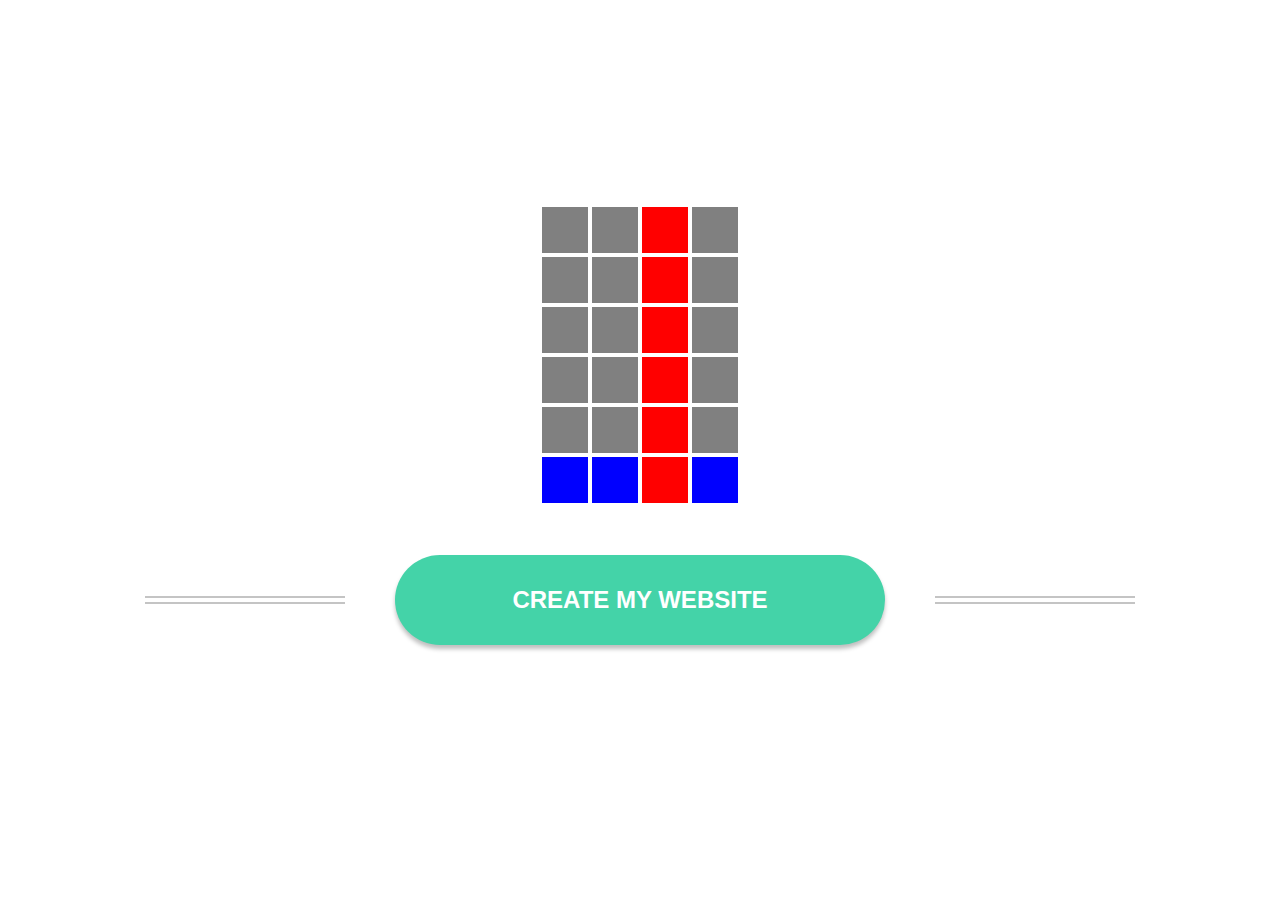
<file: HW7_Pseudo-classes/index.html>
<!doctype html>
<html lang="en">
<head>
    <meta charset="UTF-8">
    <meta name="viewport"
          content="width=device-width, user-scalable=no, initial-scale=1.0, maximum-scale=1.0, minimum-scale=1.0">
    <meta http-equiv="X-UA-Compatible" content="ie=edge">
    <title>Pseudo-classes</title>
    <link rel="icon" type="image/png" href="">
    <link rel="stylesheet" type="text/css" href="assets/css/style.css">
</head>
<body>
    <div class="container">
        <div class="grid">
            <div class="block"></div>
            <div class="block"></div>
            <div class="block"></div>
            <div class="block"></div>
            <div class="block"></div>
            <div class="block"></div>
            <div class="block"></div>
            <div class="block"></div>
            <div class="block"></div>
            <div class="block"></div>
            <div class="block"></div>
            <div class="block"></div>
            <div class="block"></div>
            <div class="block"></div>
            <div class="block"></div>
            <div class="block"></div>
            <div class="block"></div>
            <div class="block"></div>
            <div class="block"></div>
            <div class="block"></div>
            <div class="block"></div>
            <div class="block"></div>
            <div class="block"></div>
            <div class="block"></div>
        </div>
        <div class="btn">
            <button>CREATE MY WEBSITE</button>
        </div>
    </div>
</body>
</html>
</file>
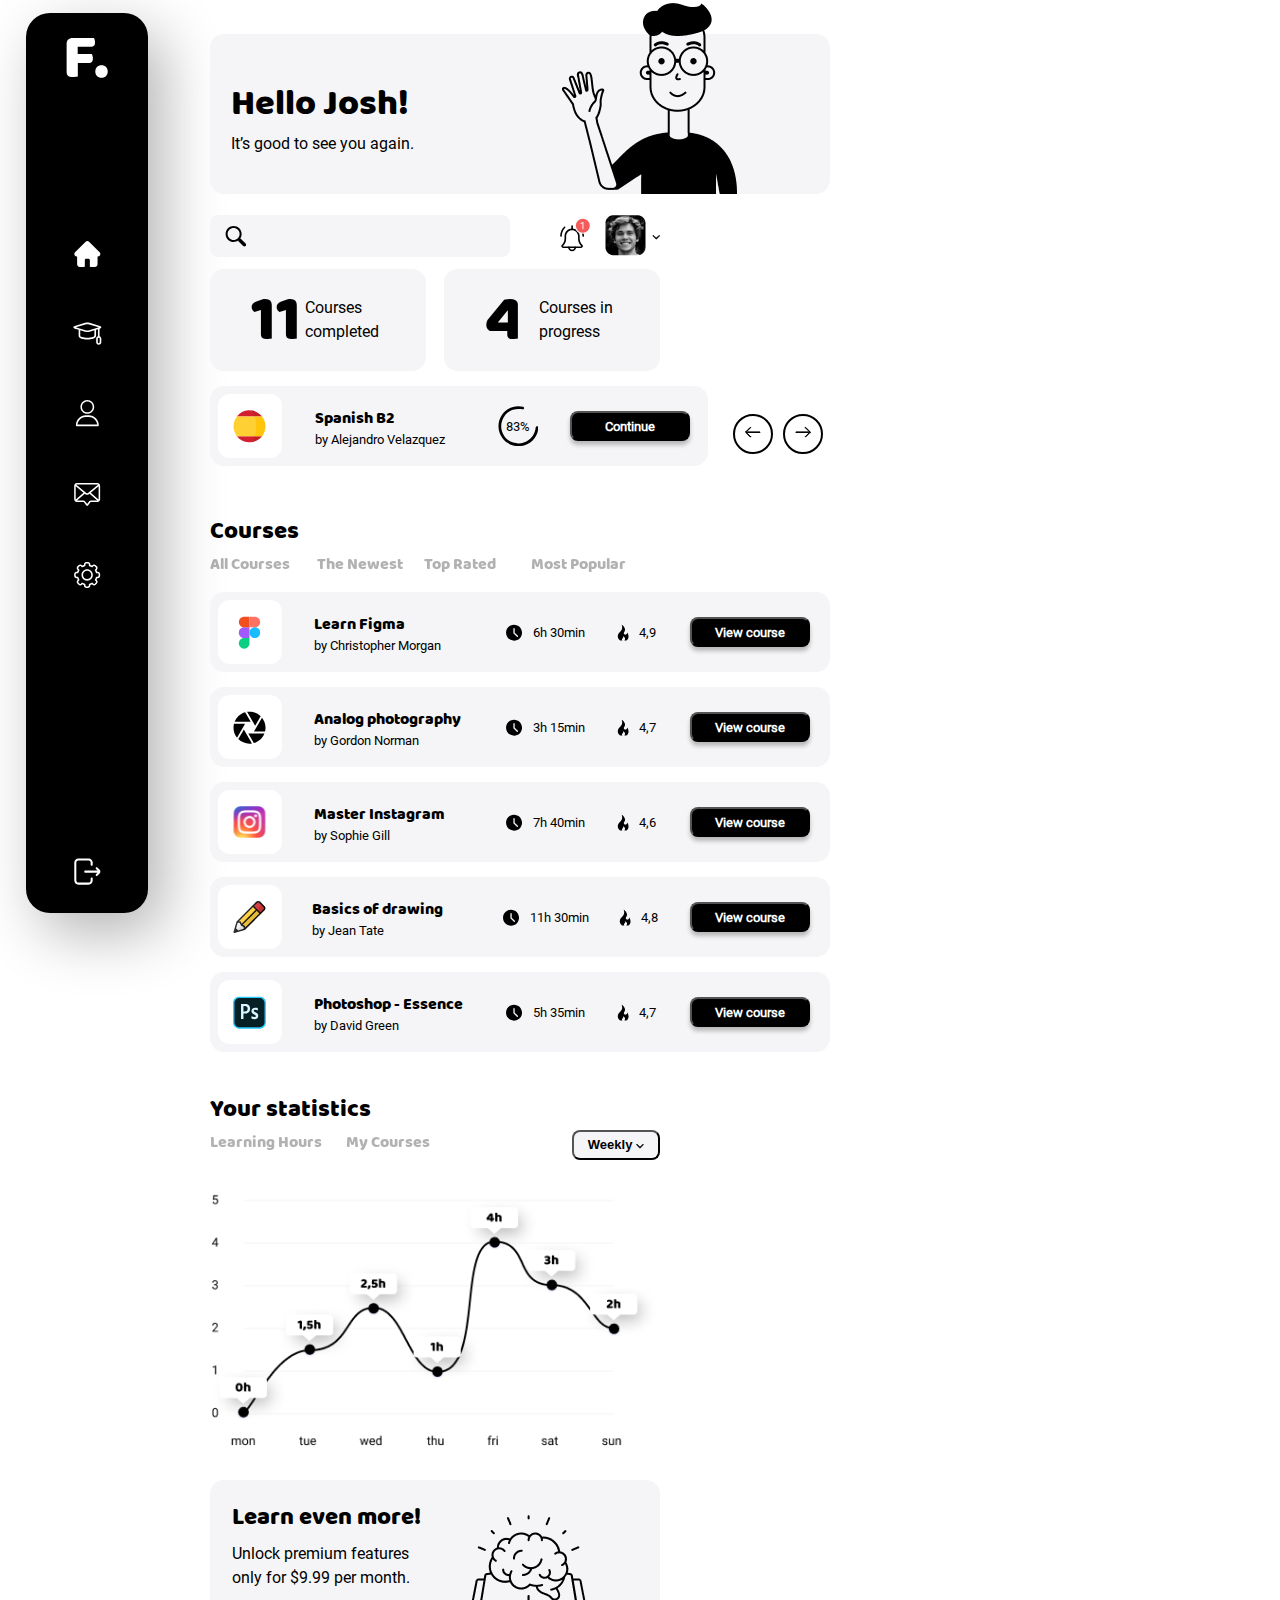
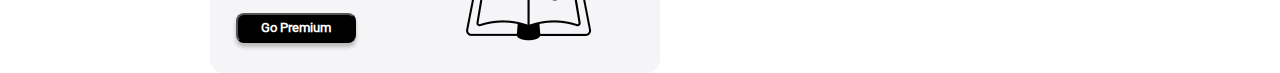
<file: HW8_HTML5_CSS3/index.html>
<!doctype html>
<html lang="en">
<head>
    <meta charset="UTF-8">
    <meta name="viewport"
          content="width=device-width, user-scalable=no, initial-scale=1.0, maximum-scale=1.0, minimum-scale=1.0">
    <meta http-equiv="X-UA-Compatible" content="ie=edge">
    <title>Document</title>
    <link rel="icon" type="image/png" href="">
    <link rel="stylesheet" type="text/css" href="assets/css/style.css">
</head>
<body>
<div class="container">
    <nav class="container_menu">
        <img class="logo" src="assets/images/menu/logo.svg" aria-hidden="true" alt="">
        <section class="menu">
            <a class="menu_link home_link" href="#" target="_blank">
                <img class="home_img" src="assets/images/menu/home.svg" alt="home link">
            </a>
            <a class="menu_link learn_link" href="#" target="_blank">
                <img class="learn_img" src="assets/images/menu/learn.svg" alt="learn link">
            </a>
            <a class="menu_link account_link" href="#" target="_blank">
                <img class="account_img" src="assets/images/menu/account.svg" alt="account link">
            </a>
            <a class="menu_link messages_link" href="#" target="_blank">
                <img class="messages_img" src="assets/images/menu/messages.svg" alt="messages link">
            </a>
            <a class="menu_link settings_link" href="#" target="_blank">
                <img class="settings_img" src="assets/images/menu/settings.svg" alt="settings link">
            </a>
        </section>
        <a class="menu_link exit_link" href="#" target="_blank">
            <img class="exit_img" src="assets/images/menu/exit.svg" alt="exit link">
        </a>
    </nav>
    <section class="container_content">
        <header class="header">
            <section class="greeting column_left">
                <h1 class="greeting_title">Hello Josh!</h1>
                <p class="greeting_text">It’s good to see you again.</p>
                <img class="illustration" src="assets/images/header/illustration.png" aria-hidden="true" alt="">
            </section>
            <div class="search_stats_boxes column_right">
                <div class="search_account">
                    <div class="form_search_block">
                        <form class="form_search" action="#" method="get">
                            <img class="search_img" src="assets/images/navigation/search.svg" alt="search">
                            <input class="search_inp" type="search">
                        </form>
                    </div>
                    <div class="notification_acc">
                        <a class="notification_btn" href="#">
                            <img class="notification_img" src="assets/images/navigation/notification.svg"
                                 alt="notification">
                        </a>
                        <div class="btn_account">
                            <img class="photo_account" src="assets/images/navigation/mask.png" alt="photo account">
                            <a class="select_account">
                                <img class="select_account_img" src="assets/images/navigation/vector.svg"
                                     alt="select account">
                            </a>
                        </div>
                    </div>

                </div>
                <div class="stats_boxes">
                    <section class="stats_courses">
                        <span class="courses_quantity">11</span>
                        <p class="courses_text">Courses completed</p>
                    </section>
                    <section class="stats_courses">
                        <span class="courses_quantity">4</span>
                        <p class="courses_text">Courses in progress</p>
                    </section>
                </div>
            </div>
        </header>
        <main class="main_page">
            <div class="column_left">
                <section class="my_course">
                    <article class="course_item course_spanish">
                        <div class="block_icon">
                            <img class="course_img" src="assets/images/courses/spanish.svg" alt="icon spanish">
                        </div>
                        <div class="course_direction">
                            <h3 class="course_title">Spanish B2</h3>
                            <p class="course_text">by Alejandro Velazquez</p>
                        </div>
                        <div class="progress_bar">
                            <p class="progress_bar_percent">83%</p>
                        </div>
                        <button class="course_btn">Continue</button>
                    </article>
                    <div class="vectors">
                        <div class="vector_left">
                            <a class="vector_link" href="#">
                                <img class="vector_img" src="assets/images/courses/arrowsleft.svg"
                                     alt="previous course">
                            </a>
                        </div>
                        <div class="vector_right">
                            <a class="vector_link" href="#">
                                <img class="vector_img" src="assets/images/courses/arrowsright.svg" alt="next course">
                            </a>
                        </div>
                    </div>
                </section>

                <section class="courses_all">
                    <header class="courses_header">
                        <h2 class="all_courses_title">Courses</h2>
                        <nav class="courses_nav">
                            <a class="course_link" href="#">All Courses</a>
                            <a class="course_link" href="#">The Newest</a>
                            <a class="course_link" href="#">Top Rated</a>
                            <a class="course_link" href="#">Most Popular</a>
                        </nav>
                    </header>
                    <article class="course_item">

                            <div class="block_icon">
                                <img class="course_img" src="assets/images/courses/figma.svg" alt="icon figma">
                            </div>
                            <div class="course_direction">
                                <h3 class="course_title">Learn Figma</h3>
                                <p class="course_text">by Christopher Morgan</p>
                            </div>

                            <div class="course_time">
                                <img class="clock_img" src="assets/images/courses/clock.svg" alt="clock">
                                <time class="time">6h 30min</time>
                            </div>
                            <div class="course_evaluation">
                                <img class="flame_img" src="assets/images/courses/flame.svg" alt="flame">
                                <span class="evaluation_direction">4,9</span>
                            </div>

                        <button class="course_btn">View course</button>
                    </article>

                    <article class="course_item">
                        <div class="block_icon">
                            <img class="course_img" src="assets/images/courses/photography.svg" alt="icon photography">
                        </div>
                        <div class="course_direction">
                            <h3 class="course_title">Analog photography</h3>
                            <p class="course_text">by Gordon Norman</p>
                        </div>
                        <div class="course_time">
                            <img class="clock_img" src="assets/images/courses/clock.svg" alt="clock">
                            <time class="time">3h 15min</time>
                        </div>
                        <div class="course_evaluation">
                            <img class="flame_img" src="assets/images/courses/flame.svg" alt="flame">
                            <span class="evaluation_direction">4,7</span>
                        </div>
                        <button class="course_btn">View course</button>
                    </article>

                    <article class="course_item">
                        <div class="block_icon">
                            <img class="course_img" src="assets/images/courses/instagram.svg" alt="icon instagram">
                        </div>
                        <div class="course_direction">
                            <h3 class="course_title">Master Instagram</h3>
                            <p class="course_text">by Sophie Gill</p>
                        </div>
                        <div class="course_time">
                            <img class="clock_img" src="assets/images/courses/clock.svg" alt="clock">
                            <time class="time">7h 40min</time>
                        </div>
                        <div class="course_evaluation">
                            <img class="flame_img" src="assets/images/courses/flame.svg" alt="flame">
                            <span class="evaluation_direction">4,6</span>
                        </div>
                        <button class="course_btn">View course</button>
                    </article>

                    <article class="course_item">
                        <div class="block_icon">
                            <img class="course_img" src="assets/images/courses/drawing.svg" alt="icon drawing">
                        </div>
                        <div class="course_direction">
                            <h3 class="course_title">Basics of drawing</h3>
                            <p class="course_text">by Jean Tate</p>
                        </div>
                        <div class="course_time">
                            <img class="clock_img" src="assets/images/courses/clock.svg" alt="clock">
                            <time class="time">11h 30min</time>
                        </div>
                        <div class="course_evaluation">
                            <img class="flame_img" src="assets/images/courses/flame.svg" alt="flame">
                            <span class="evaluation_direction">4,8</span>
                        </div>
                        <button class="course_btn">View course</button>
                    </article>

                    <article class="course_item">
                        <div class="block_icon">
                            <img class="course_img" src="assets/images/courses/photoshop.svg" alt="icon photoshop">
                        </div>
                        <div class="course_direction">
                            <h3 class="course_title">Photoshop - Essence</h3>
                            <p class="course_text">by David Green</p>
                        </div>
                        <div class="course_time">
                            <img class="clock_img" src="assets/images/courses/clock.svg" alt="clock">
                            <time class="time">5h 35min</time>
                        </div>
                        <div class="course_evaluation">
                            <img class="flame_img" src="assets/images/courses/flame.svg" alt="flame">
                            <span class="evaluation_direction">4,7</span>
                        </div>
                        <button class="course_btn">View course</button>
                    </article>

                </section>
            </div>
            <div class="column_right">
                <article class="your_statistics">
                    <figure>
                        <figcaption>
                            <h2 class="title_statistic">Your statistics</h2>
                            <div class="statistics_nav_btn">
                                <nav class="statistics_nav">
                                    <a class="statistics_link" href="#">Learning Hours</a>
                                    <a class="statistics_link" href="#">My Courses</a>
                                </nav>
                                <div class="statistics_btn_box">
                                    <button class="statistics_btn">
                                        <span>Weekly</span>
                                        <img src="assets/images/Vector.svg" alt="select statistics">
                                    </button>
                                </div>
                            </div>
                        </figcaption>
                        <img class="statistics_img" src="assets/images/statistics.png" alt="graph statistics">
                    </figure>
                </article>
                <article class="premium">
                    <div class="premium_content">
                        <h2 class="premium_title">Learn even more!</h2>
                        <p class="premium_description">
                            Unlock premium features
                            only for $9.99 per month.</p>
                        <button class="course_btn">Go Premium</button>
                    </div>

                    <img class="premium_img" src="assets/images/footer/premium.png" aria-hidden="true" alt="">
                </article>
            </div>
        </main>
    </section>
</div>
</body>
</html>
</file>
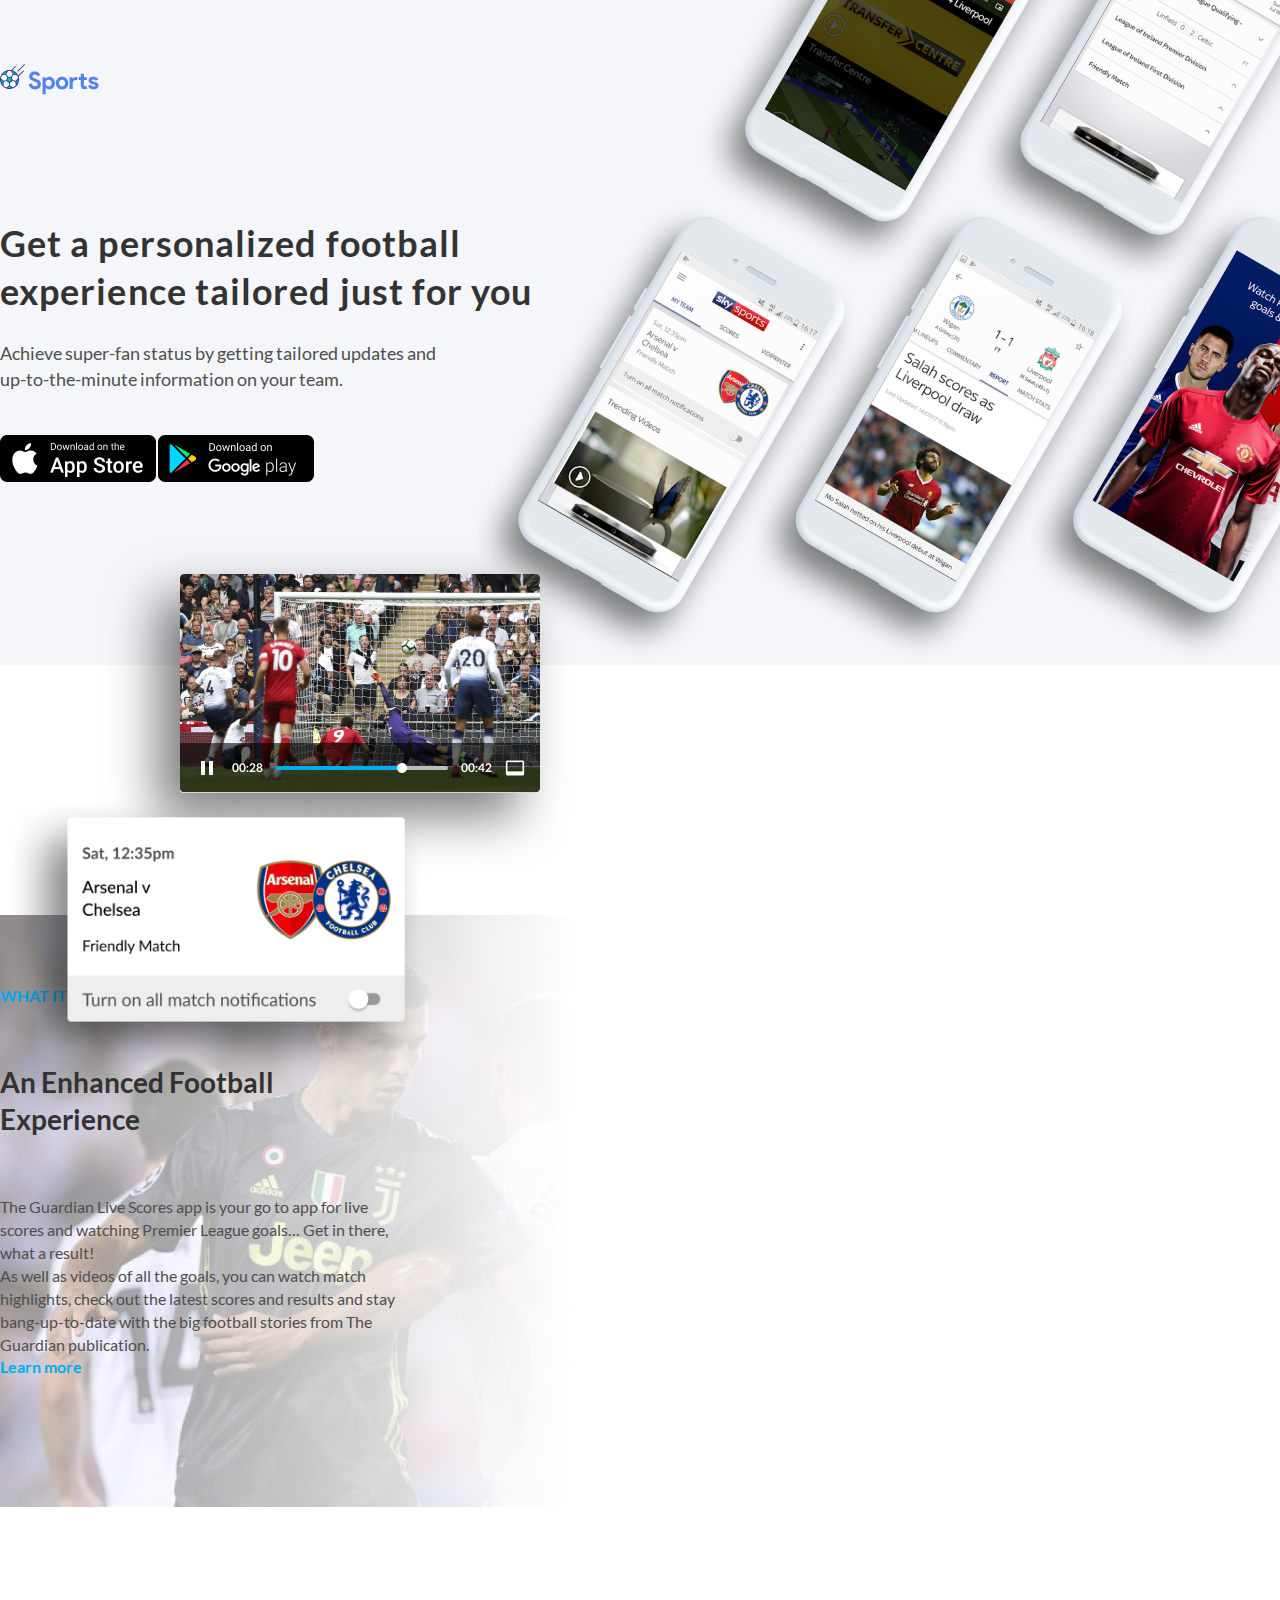
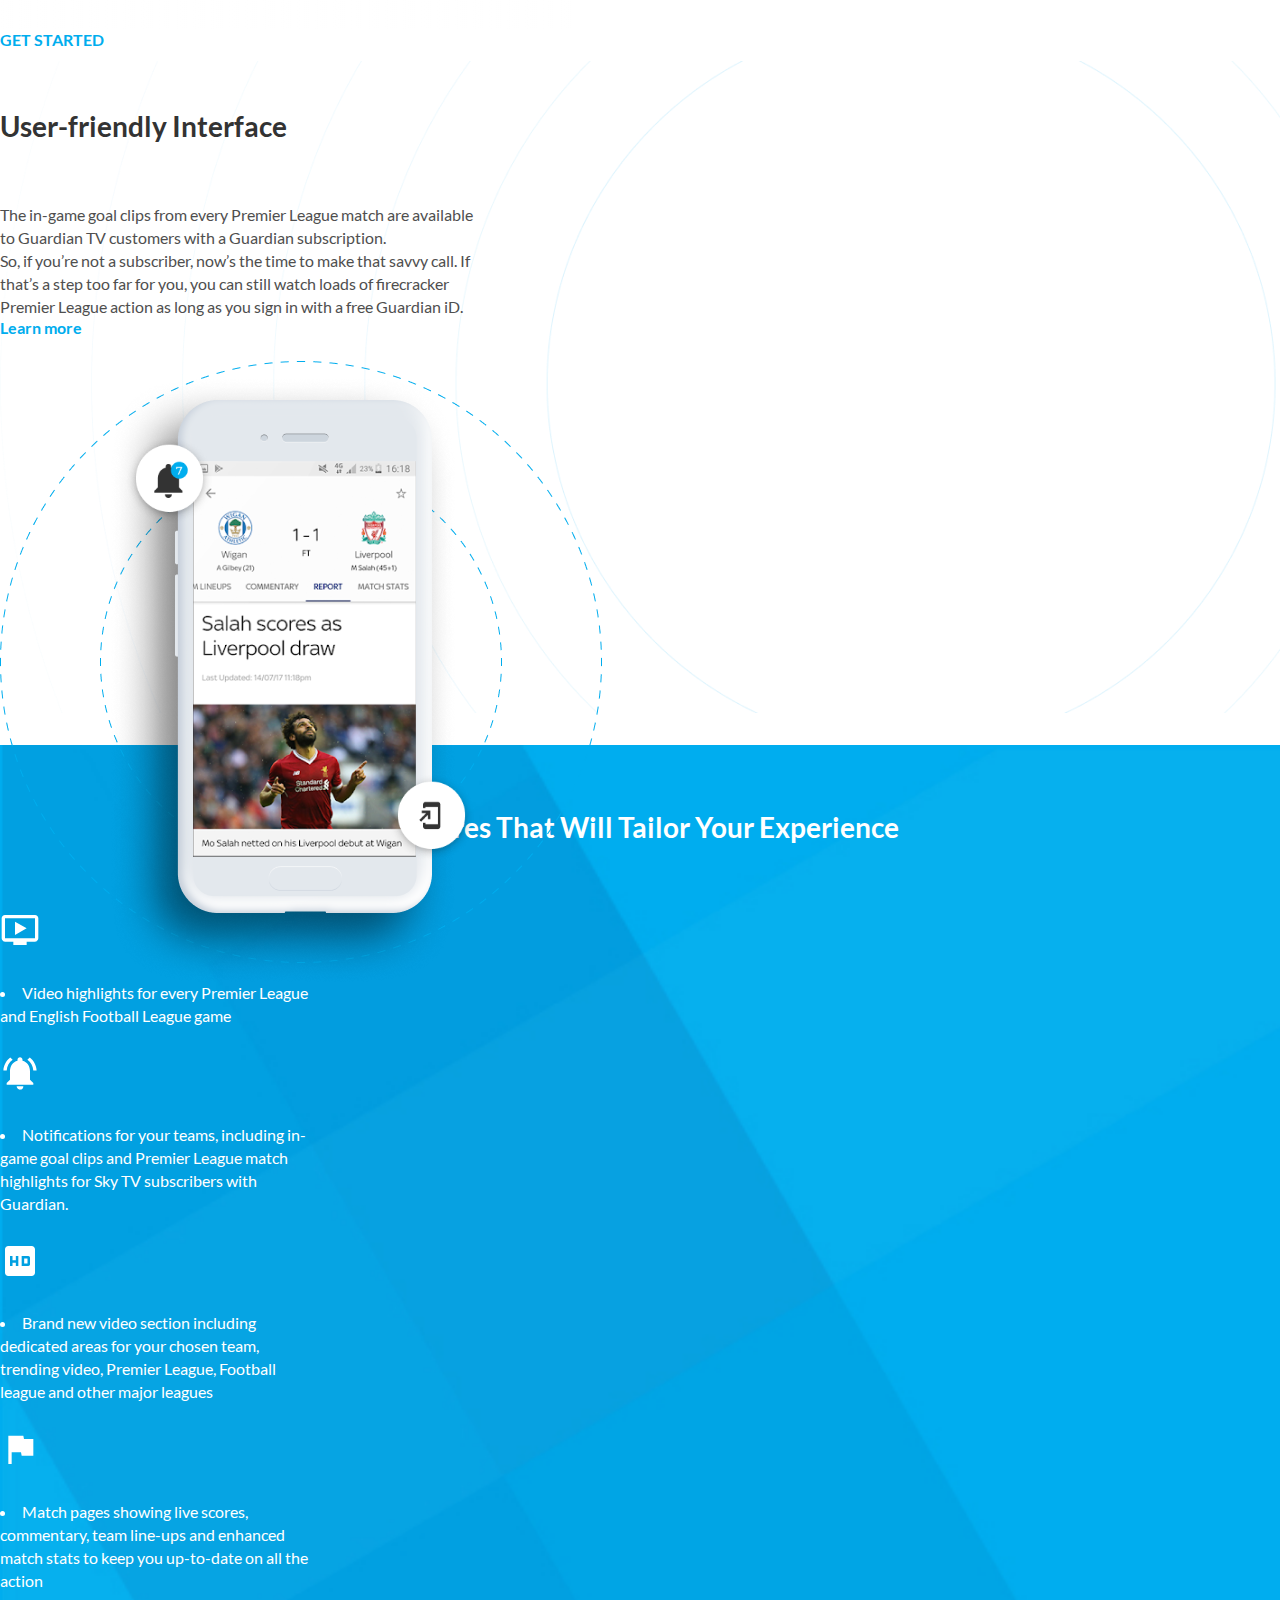
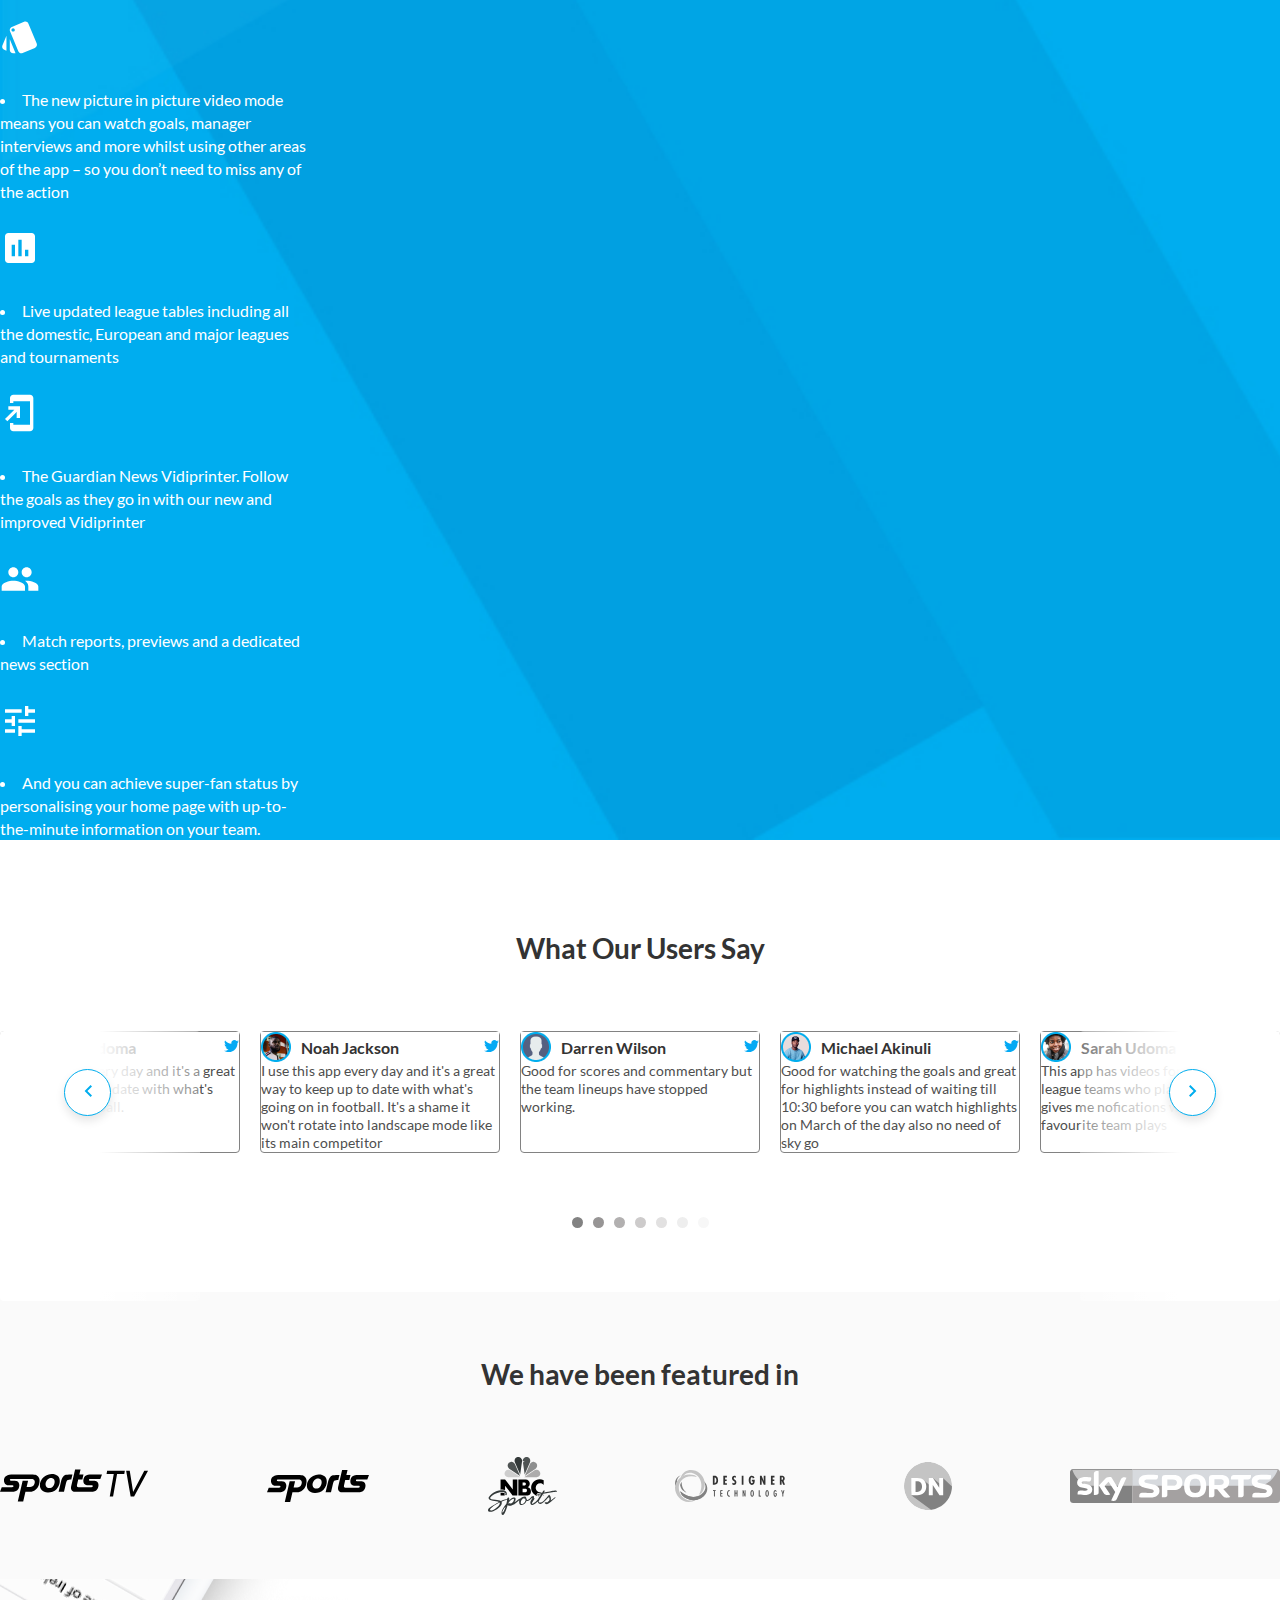
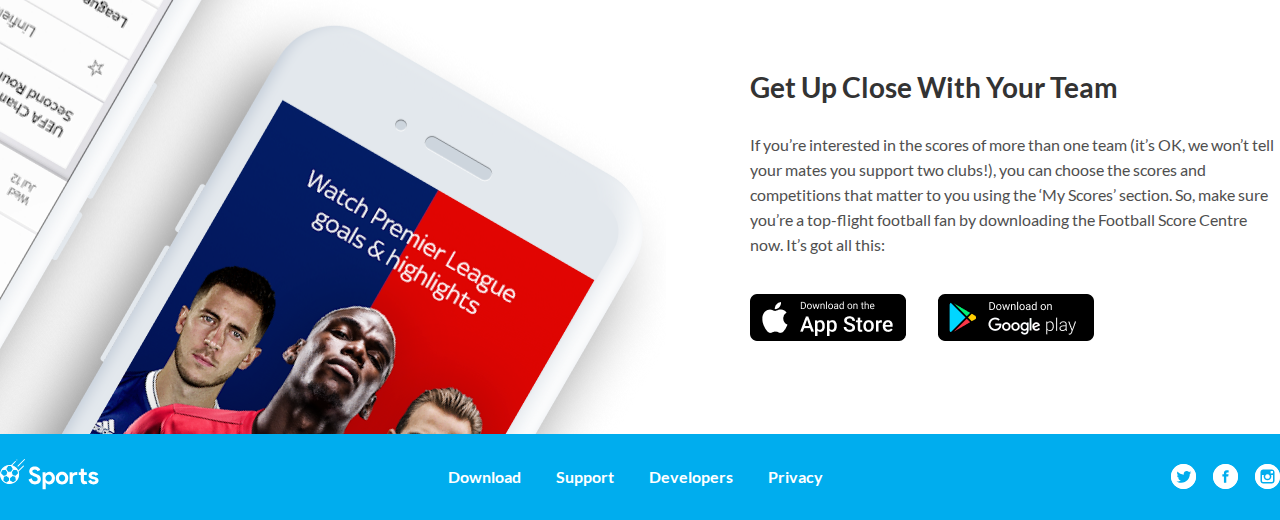
<file: HW9_Responsive/index.html>
<!doctype html>
<html lang="en">
<head>
    <meta charset="UTF-8">
    <meta name="viewport"
          content="width=device-width, user-scalable=no, initial-scale=1.0, maximum-scale=1.0, minimum-scale=1.0">
    <meta http-equiv="X-UA-Compatible" content="ie=edge">

    <link href="https://cdn.jsdelivr.net/npm/bootstrap@5.0.0-beta1/dist/css/bootstrap.min.css" rel="stylesheet"
          integrity="sha384-giJF6kkoqNQ00vy+HMDP7azOuL0xtbfIcaT9wjKHr8RbDVddVHyTfAAsrekwKmP1" crossorigin="anonymous">

    <title>Sports</title>
    <link rel="icon" type="image/png" href="assets/images/football.svg">
    <link rel="stylesheet" type="text/css" href="assets/css/style.css">
</head>
<body>
<header class="header">
    <div class="container">
        <div class="card border-success">
            <div class="card-header bg-transparent border-success">
                <img src="assets/images/logo.svg" alt="logo">
            </div>
            <div class="card-body text-success">
                <h1 class="card-title">Get a personalized football experience tailored just for you</h1>
                <p class="card-text">Achieve super-fan status by getting tailored updates and up-to-the-minute
                    information on your team.</p>
            </div>
            <div class="card-footer bg-transparent border-success">
                <a href="#" class="card-link ">
                    <img src="assets/images/header/appleStore.png" alt="link apple Store">
                </a>
                <a href="#" class="card-link">
                    <img src="assets/images/header/googlePlay.png" alt="link google Play">
                </a>
            </div>
        </div>
    </div>
</header>
<main class="main">
    <section class="about">
        <div class="container">
            <div class="card">
                <div class="row  row_about">
                    <div class="col-md-6 col_about_first">
                        <div class="col_about_img">
                            <img class="match_notifications" src="assets/images/main/section1/card.png"
                                 alt="match notifications">
                            <img class="match_video" src="assets/images/main/section1/video.png" alt="match video">
                        </div>
                    </div>
                    <div class="col-md-6 col_about_second">
                        <div class="card-body">
                            <a href="#" class="card-subtitle ">WHAT IT DOES</a>
                            <h2 class="card-text card-title">An Enhanced Football Experience</h2>
                            <p class="card-text">
                                The Guardian Live Scores app is your go to app for live scores and watching Premier
                                League
                                goals… Get in there, what a result!
                            </p>
                            <p class="card-text">
                                As well as videos of all the goals, you can watch match highlights, check out the latest
                                scores and results and stay bang-up-to-date with the big football stories from
                                The Guardian publication.
                            </p>
                            <a href="#" class="card-link">Learn more</a>
                        </div>
                    </div>
                </div>
            </div>
        </div>
    </section>

    <section class="interface">
        <div class="container">
            <div class="card">
                <div class="row g-0 row_interface">
                    <div class="col-md-6 col_interface_first">
                        <div class="card-body">
                            <a href="#" class="card-subtitle ">GET STARTED</a>
                            <h2 class="card-title">User-friendly Interface</h2>
                            <p class="card-text">
                                The in-game goal clips from every Premier League match are available to Guardian
                                TV customers with a Guardian subscription.
                            </p>
                            <p class="card-text">
                                So, if you’re not a subscriber, now’s the time to make that savvy call. If that’s a
                                step too far for you, you can still watch loads of firecracker Premier League action as
                                long as you sign in with a free Guardian iD.
                            </p>
                            <a href="#" class="card-link">Learn more</a>
                        </div>
                    </div>
                    <div class="col-md-6 col_interface_second">
                        <div class="wrap_ellipse">
                            <div class="ellipse_first">
                                <div class="ellipse_second"></div>
                            </div>
                        </div>
                        <div class="wrap_phone">
                            <div class="phone_box">
                                <img class="phone" src="assets/images/main/section_Interface/bg_phone.png" alt="phone">
                                <img class="notification_img"
                                     src="assets/images/main/section_Interface/notification.png" alt="notification">
                                <img class="expand_img" src="assets/images/main/section_Interface/expand.png"
                                     alt="expand">
                            </div>
                        </div>
                    </div>
                </div>
            </div>
        </div>
    </section>
    <section class="features">
        <div class="container">
            <h2 class="title_features">Features That Will Tailor Your Experience</h2>
            <div class="row row-cols-1 row-cols-md-3">
                <article class="col">
                    <svg class="svg_img" xmlns="http://www.w3.org/2000/svg" width="40" height="40" viewBox="0 0 40 40" fill="none">
                        <path d="M35.0003 5H5.00033C3.15033 5 1.66699
                        6.48333 1.66699 8.33333V28.3333C1.66699 30.1667
                        3.15033 31.6667 5.00033
                        31.6667H13.3337V35H26.667V31.6667H35.0003C36.8337
                        31.6667 38.317 30.1667 38.317 28.3333L38.3337
                        8.33333C38.3337 6.48333 36.8337 5 35.0003
                        5ZM35.0003 28.3333H5.00033V8.33333H35.0003V28.3333ZM26.667 18.3333L15.0003 25V11.6667L26.667
                        18.3333Z" fill="white"/>
                    </svg>
                    <ul class="list">
                        <li>
                            Video highlights for every Premier League and English Football League game
                        </li>
                    </ul>
                </article>
                <article class="col">
                    <svg class="svg_img" xmlns="http://www.w3.org/2000/svg" width="40" height="40" viewBox="0 0 40 40" fill="none">
                        <path d="M12.6338 6.80008L10.2505 4.41675C6.25046 7.46675 3.61712 12.1667 3.38379 17.5001H6.71712C6.96712 13.0834 9.23379 9.21675 12.6338 6.80008ZM33.2838 17.5001H36.6171C36.3671 12.1667 33.7338 7.46675 29.7505 4.41675L27.3838 6.80008C30.7505 9.21675 33.0338 13.0834 33.2838 17.5001ZM30.0005 18.3334C30.0005 13.2167 27.2671 8.93341 22.5005 7.80008V6.66675C22.5005 5.28341 21.3838 4.16675 20.0005 4.16675C18.6171 4.16675 17.5005 5.28341 17.5005 6.66675V7.80008C12.7171 8.93341 10.0005 13.2001 10.0005 18.3334V26.6667L6.66712 30.0001V31.6667H33.3338V30.0001L30.0005 26.6667V18.3334ZM20.0005 36.6667C20.2338 36.6667 20.4505 36.6501 20.6671 36.6001C21.7505 36.3667 22.6338 35.6334 23.0671 34.6334C23.2338 34.2334 23.3171 33.8001 23.3171 33.3334H16.6505C16.6671 35.1667 18.1505 36.6667 20.0005 36.6667Z" fill="white"/>
                    </svg>
                    <ul class="list">
                        <li>
                            Notifications for your teams, including in-game goal clips and Premier League match
                            highlights for Sky TV subscribers with Guardian.
                        </li>
                    </ul>
                </article>
                <article class="col">
                    <svg class="svg_img" xmlns="http://www.w3.org/2000/svg" width="40" height="40" viewBox="0 0 40 40" fill="none">
                        <path d="M31.6667 5H8.33333C6.48333 5 5 6.5 5 8.33333V31.6667C5 33.5 6.48333 35 8.33333 35H31.6667C33.5 35 35 33.5 35 31.6667V8.33333C35 6.5 33.5 5 31.6667 5ZM18.3333 25H15.8333V21.6667H12.5V25H10V15H12.5V19.1667H15.8333V15H18.3333V25ZM21.6667 15H28.3333C29.25 15 30 15.75 30 16.6667V23.3333C30 24.25 29.25 25 28.3333 25H21.6667V15ZM24.1667 22.5H27.5V17.5H24.1667V22.5Z" fill="white"/>
                    </svg>
                    <ul class="list">
                        <li>
                            Brand new video section including dedicated areas for your chosen team, trending video,
                            Premier League, Football league and other major leagues
                        </li>
                    </ul>
                </article>
                <article class="col">
                    <svg class="svg_img" xmlns="http://www.w3.org/2000/svg" width="40" height="40" viewBox="0 0 40 40" fill="none">
                        <path d="M23.9997 10.0001L23.333 6.66675H8.33301V35.0001H11.6663V23.3334H20.9997L21.6663 26.6667H33.333V10.0001H23.9997Z" fill="white"/>
                    </svg>
                    <ul class="list">
                        <li>
                            Match pages showing live scores, commentary, team line-ups and enhanced match stats
                            to keep you up-to-date on all the action
                        </li>
                    </ul>
                </article>
                <article class="col">
                    <svg class="svg_img" xmlns="http://www.w3.org/2000/svg" width="40" height="40" viewBox="0 0 40 40" fill="none">
                        <path d="M4.21642 32.7499L6.44976 33.6833V18.6333L2.39976 28.3999C1.71643 30.0999 2.53309 32.0499 4.21642 32.7499ZM36.7164 26.5833L28.4498 6.63325C27.9331 5.38325 26.7164 4.61659 25.4331 4.58325C24.9998 4.58325 24.5498 4.64992 24.1164 4.83325L11.8331 9.91658C10.5831 10.4333 9.81642 11.6333 9.78309 12.9166C9.76642 13.3666 9.84976 13.8166 10.0331 14.2499L18.2998 34.1999C18.8164 35.4666 20.0498 36.2333 21.3498 36.2499C21.7831 36.2499 22.2164 36.1666 22.6331 35.9999L34.8998 30.9166C36.5998 30.2166 37.4164 28.2666 36.7164 26.5833ZM13.1331 14.5833C12.2164 14.5833 11.4664 13.8333 11.4664 12.9166C11.4664 11.9999 12.2164 11.2499 13.1331 11.2499C14.0498 11.2499 14.7998 11.9999 14.7998 12.9166C14.7998 13.8333 14.0498 14.5833 13.1331 14.5833ZM9.79976 32.9166C9.79976 34.7499 11.2998 36.2499 13.1331 36.2499H15.5498L9.79976 22.3499V32.9166Z" fill="white"/>
                    </svg>
                    <ul class="list">
                        <li>
                            The new picture in picture video mode means you can watch goals, manager interviews and
                            more whilst using other areas of the app – so you don’t need to miss any of the action
                        </li>
                    </ul>
                </article>
                <article class="col">
                    <svg class="svg_img" xmlns="http://www.w3.org/2000/svg" width="40" height="40" viewBox="0 0 40 40" fill="none">
                        <path d="M31.6667 5H8.33333C6.5 5 5 6.5 5 8.33333V31.6667C5 33.5 6.5 35 8.33333 35H31.6667C33.5 35 35 33.5 35 31.6667V8.33333C35 6.5 33.5 5 31.6667 5ZM15 28.3333H11.6667V16.6667H15V28.3333ZM21.6667 28.3333H18.3333V11.6667H21.6667V28.3333ZM28.3333 28.3333H25V21.6667H28.3333V28.3333Z" fill="white"/>
                    </svg>
                    <ul class="list">
                        <li>
                            Live updated league tables including all the domestic, European and major
                            leagues and tournaments
                        </li>
                    </ul>
                </article>
                <article class="col">
                    <svg class="svg_img" xmlns="http://www.w3.org/2000/svg" width="40" height="40" viewBox="0 0 40 40" fill="none">
                        <path d="M30 1.68341L13.3333 1.66675C11.5 1.66675 10 3.16675 10 5.00008V10.0001H13.3333V8.33342H30V31.6667H13.3333V30.0001H10V35.0001C10 36.8334 11.5 38.3334 13.3333 38.3334H30C31.8333 38.3334 33.3333 36.8334 33.3333 35.0001V5.00008C33.3333 3.16675 31.8333 1.68341 30 1.68341ZM16.6667 25.0001H20V13.3334H8.33333V16.6667H14.3167L5 25.9834L7.35 28.3334L16.6667 19.0167V25.0001Z" fill="white"/>
                    </svg>
                    <ul class="list">
                        <li>
                            The Guardian News Vidiprinter. Follow the goals as they go in with our new and
                            improved Vidiprinter
                        </li>
                    </ul>
                </article>
                <article class="col">
                    <svg class="svg_img" xmlns="http://www.w3.org/2000/svg" width="40" height="40" viewBox="0 0 40 40" fill="none">
                        <path d="M26.667 18.3333C29.4337 18.3333 31.6503 16.0999 31.6503 13.3333C31.6503 10.5666 29.4337 8.33325 26.667 8.33325C23.9003 8.33325 21.667 10.5666 21.667 13.3333C21.667 16.0999 23.9003 18.3333 26.667 18.3333ZM13.3337 18.3333C16.1003 18.3333 18.317 16.0999 18.317 13.3333C18.317 10.5666 16.1003 8.33325 13.3337 8.33325C10.567 8.33325 8.33366 10.5666 8.33366 13.3333C8.33366 16.0999 10.567 18.3333 13.3337 18.3333ZM13.3337 21.6666C9.45033 21.6666 1.66699 23.6166 1.66699 27.4999V31.6666H25.0003V27.4999C25.0003 23.6166 17.217 21.6666 13.3337 21.6666ZM26.667 21.6666C26.1837 21.6666 25.6337 21.6999 25.0503 21.7499C26.9837 23.1499 28.3337 25.0333 28.3337 27.4999V31.6666H38.3337V27.4999C38.3337 23.6166 30.5503 21.6666 26.667 21.6666Z" fill="white"/>
                    </svg>
                    <ul class="list">
                        <li>
                            Match reports, previews and a dedicated news section
                        </li>
                    </ul>
                </article>
                <article class="col">
                    <svg class="svg_img" xmlns="http://www.w3.org/2000/svg" width="40" height="40" viewBox="0 0 40 40" fill="none">
                        <path d="M5 28.3333V31.6667H15V28.3333H5ZM5 8.33333V11.6667H21.6667V8.33333H5ZM21.6667 35V31.6667H35V28.3333H21.6667V25H18.3333V35H21.6667ZM11.6667 15V18.3333H5V21.6667H11.6667V25H15V15H11.6667ZM35 21.6667V18.3333H18.3333V21.6667H35ZM25 15H28.3333V11.6667H35V8.33333H28.3333V5H25V15Z" fill="white"/>
                    </svg>
                    <ul class="list">
                        <li>
                            And you can achieve super-fan status by personalising your home page with
                            up-to-the-minute information on your team.
                        </li>
                    </ul>
                </article>
            </div>
        </div>
    </section>
    <section class="slider">
        <h2 class="slider_title">What Our Users Say</h2>
        <div class="slider_cards  row-cols-1">
            <article class="card card_none">
                <div class="card-header">
                    <div class="slider_photo_title">
                        <img class="slider_photo" src="assets/images/main/section_slider/photo1.1.png" alt="photo">
                        <h3 class="card-title">Sarah Udoma</h3>
                    </div>
                    <a href="#">
                        <img src="assets/images/main/section_slider/twitter.svg" alt="twitter">
                    </a>
                </div>
                <div class="card-body text-dark">
                    <p class="card-text">
                        I use this app every day and it's a great way to keep up to date with what's
                        going on in football.
                    </p>
                </div>
            </article>

            <article class="card card_none">
                <div class="card-header">
                    <div class="slider_photo_title">
                        <img class="slider_photo" src="assets/images/main/section_slider/photo1.png" alt="photo">
                        <h3 class="card-title">Noah Jackson</h3>
                    </div>
                    <a href="#">
                        <img src="assets/images/main/section_slider/twitter.svg" alt="twitter">
                    </a>
                </div>
                <div class="card-body text-dark">
                    <p class="card-text">
                        I use this app every day and it's a great way to keep up to date with what's going on in
                        football. It's a shame it won't rotate into landscape mode like its main competitor
                    </p>
                </div>
            </article>

            <article class="card card_center">
                <div class="card-header">
                    <div class="slider_photo_title">
                        <img class="slider_photo" src="assets/images/main/section_slider/photo2.png" alt="photo">
                        <h3 class="card-title">Darren Wilson</h3>
                    </div>
                    <a href="#">
                        <img src="assets/images/main/section_slider/twitter.svg" alt="twitter">
                    </a>
                </div>
                <div class="card-body text-dark">
                    <p class="card-text">
                        Good for scores and commentary but the team lineups have stopped working.
                    </p>
                </div>
            </article>

            <article class="card card_none">
                <div class="card-header">
                    <div class="slider_photo_title">
                        <img class="slider_photo" src="assets/images/main/section_slider/photo3.png" alt="photo">
                        <h3 class="card-title">Michael Akinuli</h3>
                    </div>
                    <a href="#">
                        <img src="assets/images/main/section_slider/twitter.svg" alt="twitter">
                    </a>
                </div>
                <div class="card-body text-dark">
                    <p class="card-text">
                        Good for watching the goals and great for highlights instead of waiting till 10:30 before you
                        can watch highlights on March of the day also no need of sky go
                    </p>
                </div>
            </article>

            <article class="card card_none">
                <div class="card-header">
                    <div class="slider_photo_title">
                        <img class="slider_photo" src="assets/images/main/section_slider/photo4.png" alt="photo">
                        <h3 class="card-title">Sarah Udoma</h3>
                    </div>
                    <a href="#">
                        <img src="assets/images/main/section_slider/twitter.svg" alt="twitter">
                    </a>
                </div>
                <div class="card-body text-dark">
                    <p class="card-text">
                        This app has videos for other premier league teams who play and it also gives me nofications
                        when my favourite team plays
                    </p>
                </div>
            </article>
            <div class="gradient gradient_left"></div>
            <div class="gradient gradient_right"></div>
            <div class="btn_slider btn_slider_left">
                <a href="#" target="_self">
                    <img src="assets/images/main/section_slider/btn_left.svg" alt="button left">
                </a>
            </div>
            <div class="btn_slider btn_slider_right">
                <a href="#" target="_self">
                    <img src="assets/images/main/section_slider/btn_Right.svg" alt="button right">
                </a>
            </div>
        </div>
        <div class="slider_indicator">
            <div class="point point1"></div>
            <div class="point point2"></div>
            <div class="point point3"></div>
            <div class="point point4"></div>
            <div class="point point5"></div>
            <div class="point point6"></div>
            <div class="point point7"></div>
        </div>
    </section>
    <section class="channel">
        <div class="container">
            <h2 class="channel_title">We have been featured in</h2>
            <div class="channel_img">
                <img src="assets/images/main/section_channel/TV1.svg" alt="channel sportsTV">
                <img src="assets/images/main/section_channel/sports2.svg" alt="channel sports">
                <img src="assets/images/main/section_channel/NBC3.svg" alt="channel NBC">
                <img src="assets/images/main/section_channel/designertech4.svg" alt="channel designer technology">
                <img src="assets/images/main/section_channel/dn5.svg" alt="channel designer news">
                <img src="assets/images/main/section_channel/sky-sports-6.svg" alt="channel sky sports">
            </div>
        </div>
    </section>
    <section class="offer">
        <div class="container container_ofer">
            <div class="offer_inner">
                <div class="offer_body">
                    <h2 class="offer_title">Get Up Close With Your Team</h2>
                    <p class="offer_text">If you’re interested in the scores of more than one team
                        (it’s OK, we won’t tell your mates you support two clubs!), you can choose the scores and
                        competitions that matter to you using the ‘My Scores’ section. So, make sure you’re a
                        top-flight football fan by downloading the Football Score Centre now. It’s got all this:</p>
                </div>
                <div class="offer_footer">
                    <a href="#" class="offer_link ">
                        <img src="assets/images/header/appleStore.png" alt="link apple Store">
                    </a>
                    <a href="#" class="offer_link">
                        <img src="assets/images/header/googlePlay.png" alt="link google Play">
                    </a>
                </div>
            </div>
        </div>
    </section>
</main>
<footer class="footer">
    <div class="container footer_container">
        <div class="footer_logo">
            <img src="assets/images/footer/logo.svg" alt="logo">
        </div>
        <nav class="navigation">
            <a class="nav_link" href="#">Download</a>
            <a class="nav_link" href="#">Support</a>
            <a class="nav_link" href="#">Developers</a>
            <a class="nav_link" href="#">Privacy</a>
        </nav>
        <div class="social">
            <a class="link_social" href="#">
                <img src="assets/images/footer/twitter.svg" alt="twitter link">
            </a>
            <a class="link_social" href="#">
                <img src="assets/images/footer/facebook.svg" alt="facebook link">
            </a>
            <a class="link_social" href="#">
                <img src="assets/images/footer/instagram.svg" alt="instagram link">
            </a>
        </div>
    </div>
</footer>


<script src="https://cdn.jsdelivr.net/npm/bootstrap@5.0.0-beta1/dist/js/bootstrap.bundle.min.js"
        integrity="sha384-ygbV9kiqUc6oa4msXn9868pTtWMgiQaeYH7/t7LECLbyPA2x65Kgf80OJFdroafW"
        crossorigin="anonymous"></script>

</body>
</html>
</file>
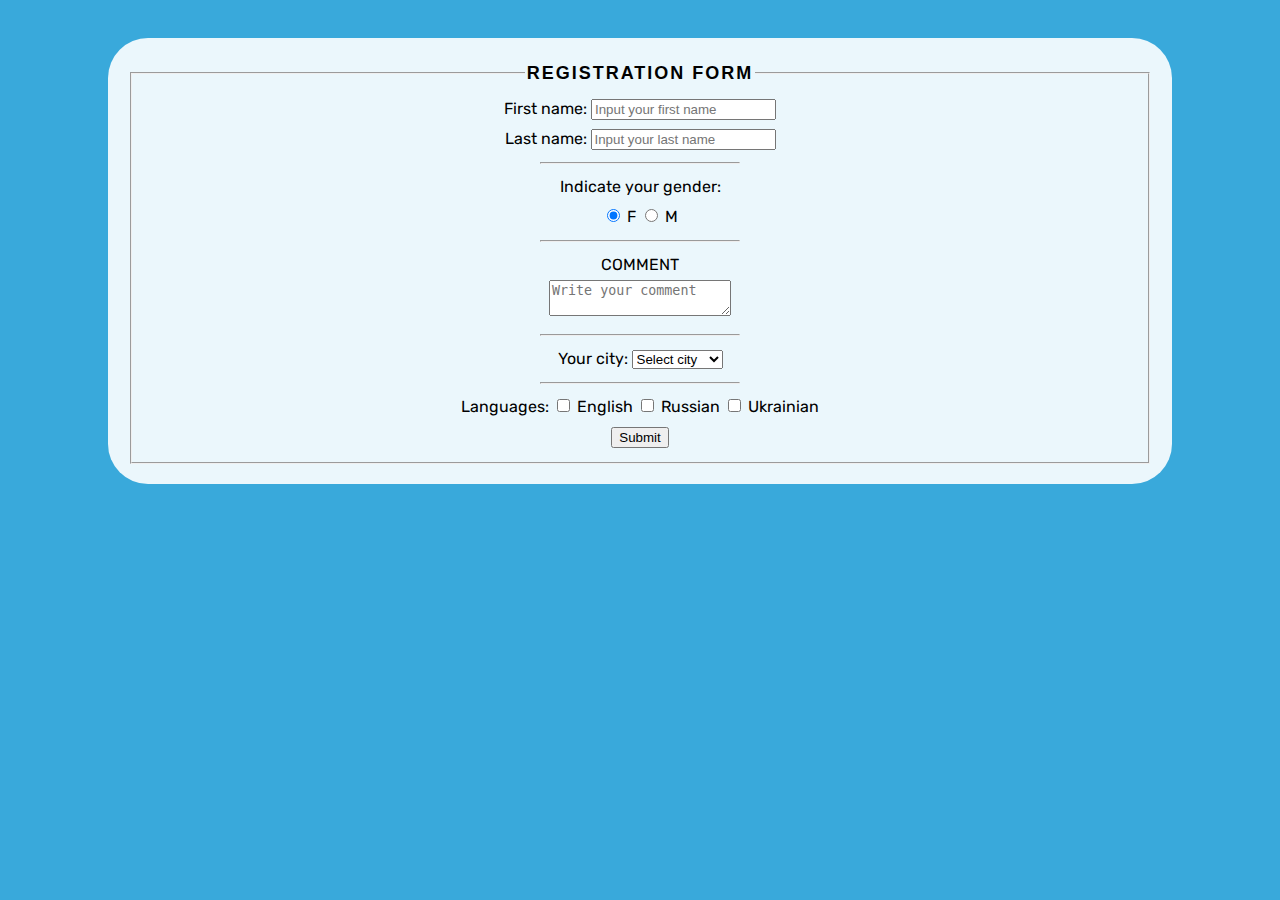
<file: HW2_HTML/registration.html>
<!doctype html>
<html lang="eu" dir="ltr">
<head>
    <title>Registration</title>
    <meta charset="UTF-8">
    <link rel="icon" href="images/favicon.png" type="image/png">
    <link rel="stylesheet" type="text/css" href="style.css">
    <link href="https://fonts.googleapis.com/css?family=Rubik" rel="stylesheet">
</head>
<body>
<div class="registration_form">
    <form action="submission.html" method="post">
        <fieldset>
            <legend class="form_name">Registration Form</legend>
            <section class="first_name">
                <label for="name">First name:</label>
                <input id="name" name="name" type="text" placeholder="Input your first name" required>
            </section>
            <section class="last_name">
                <label for="surname">Last name:</label>
                <input id="surname" name="surname" type="text" placeholder="Input your last name" required>
            </section>
            <hr>
            <section class="gender">
                <span>Indicate your gender:</span>
                <br>
                <input id="female" name="gender" type="radio" value="female" checked>
                <label for="female">F</label>
                <input id="male" name="gender" type="radio" value="male">
                <label for="male">M</label>
            </section>
            <hr>
            <section class="comments">
                <label for="comment">COMMENT</label>
                <br>
                <textarea id="comment" name="comment" placeholder="Write your comment"></textarea>
            </section>
            <hr>
            <section class="city">
                <label for="city">Your city:</label>
                <select id="city" name="city">
                    <option disabled selected>Select city</option>
                    <option value="Amsterdam">Amsterdam</option>
                    <option value="Berlin">Berlin</option>
                    <option value="Moscow">Moscow</option>
                </select>
            </section>
            <hr>
            <section class="languages">
                <span>Languages:</span>
                <input id="english" name="language" type="checkbox" value="English">
                <label for="english">English</label>
                <input id="russian" name="language" type="checkbox" value="Russian">
                <label for="russian">Russian</label>
                <input id="ukrainian" name="language" type="checkbox" value="Ukrainian">
                <label for="ukrainian">Ukrainian</label>
            </section>

            <section class="submission">
                <input type="submit" value="Submit">
            </section>
        </fieldset>
    </form>
</div>

</body>
</html>
</file>
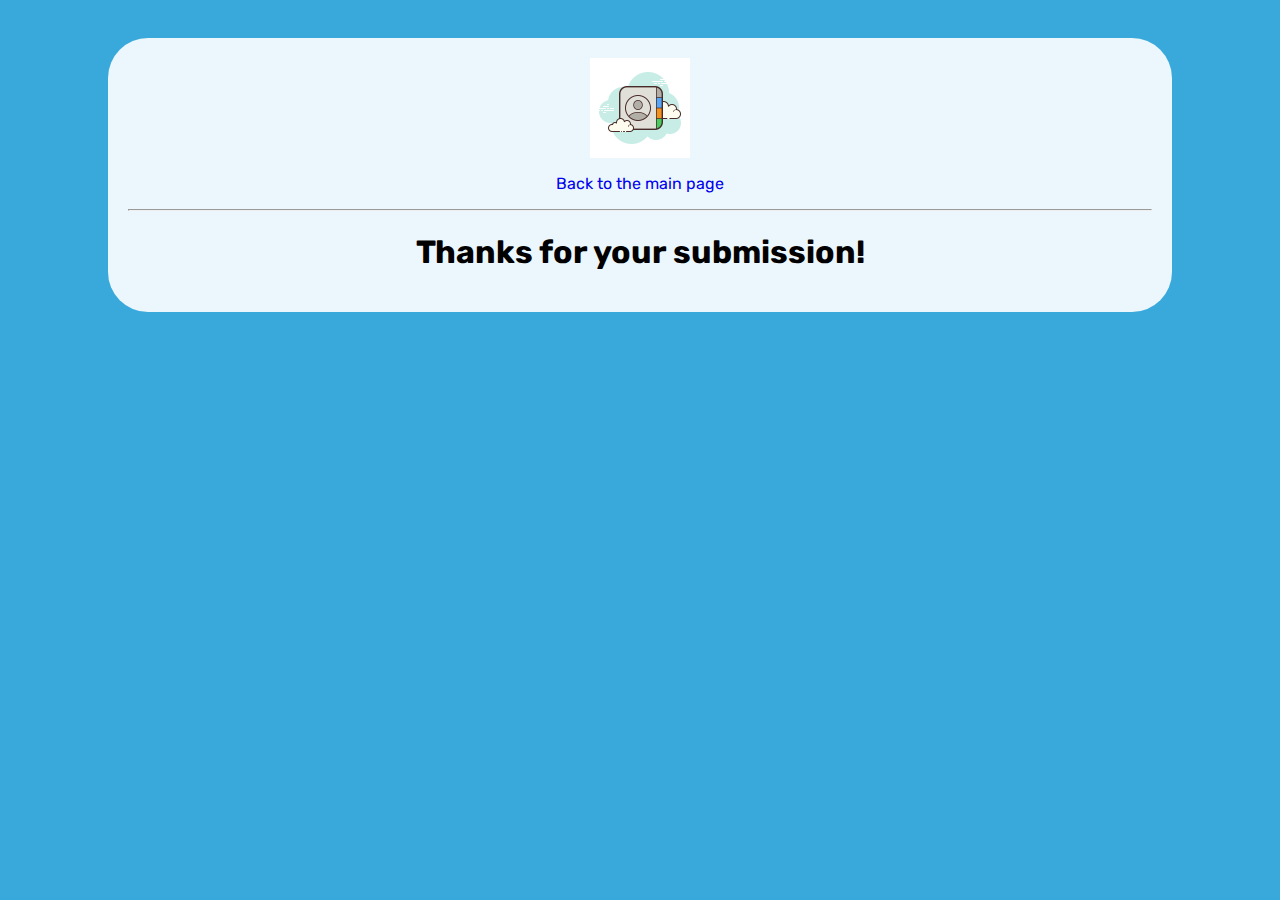
<file: HW2_HTML/submission.html>
<!DOCTYPE html>
<html lang="en" dir="ltr">
<head>
    <title>Forms Review</title>
    <meta charset="utf-8">
    <link rel="icon" href="images/favicon.png" type="image/png">
    <link rel="stylesheet" type="text/css" href="style.css">
    <link href="https://fonts.googleapis.com/css?family=Rubik" rel="stylesheet">
</head>
<body>
<section id="overlay">
    <a href="index.html"><img src="images/contacts.png" alt="phonebook" id="logo"><p class="main_page">Back to the main page</p></a>
    <hr>
    <h1>Thanks for your submission!</h1>
</section>
</body>
</html>
</file>
<file: HW2_HTML/style.css>
body {
    background-color: rgb(57, 169, 219);
    font-family: Rubik, Arial, sans-serif;
    margin: 0;
    padding: 0;
}
.contacts,.registration_form,#overlay{
    width: 80%;
    margin: 3% auto;
    padding: 20px 20px;
    background-color: rgba(255, 255, 255, 0.9);
    border-radius: 40px;
}
.container_table{
    margin: 3% auto;
    padding: 20px 20px;
}

.table_contacts {
    height: 40%;
    left: 10%;
    margin: 20px auto;
    overflow-y: scroll;
    position: static;
    width: 80%;
}
a {
    text-decoration: none;
}
.table_contacts caption, .form_name{
    font-family: 'Lato', sans-serif;
    font-size: 18px;
    font-weight: 700;
    letter-spacing: 2px;
    text-transform: uppercase;
}

thead th {
    background: #88CCF1;
    color: #FFF;
    font-family: 'Lato', sans-serif;
    font-size: 18px;
    font-weight: 100;
    letter-spacing: 2px;
    text-transform: uppercase;
}

tr {
    background: #f4f7f8;
    border-bottom: 1px solid #FFF;
    margin-bottom: 5px;
}

th, td {
    font-family: 'Lato', sans-serif;
    font-weight: 400;
    font-size: 18px;
    padding: 20px;
    text-align: left;
    width: 33.3333%;
}

form{
    text-align: center;
    line-height: 30px;
    height: 50%;
    overflow: auto;
}
form hr {
    width: 20%;
}
h1 {
    text-align: center;
}
.main_page{
    text-align: center;
}
#logo {
    height: 100px;
    display: block;
    margin: auto;
}
</file>
<file: HW3_CSS/assets/css/style.css>
*{
    margin: 0;
    padding: 0;
}
body{
    background: #3f3f3f;
    margin: 0 auto;
}
.container{
    height: 100vh;
}
.table1, .table2, .table3{
    width: 60%;
    margin: 3% auto;
    height: 20vh;
    border: 1px solid grey;
    border-collapse: collapse;
    table-layout: fixed;
}

.trow_head, .trow{
    border-bottom: 1px solid gray;
}

.text {
    color: #FFFFFF;
    text-align: left;
    padding: 1%;
}
.text_head, .date_points{
    display: block;
    position: relative;
}
.text_name,.icon_table-2,.text_date,
.triangle-down, #file, .search,
.date, .three_points {
    display: inline-block;
}

.icon_table-2{
    width: 17px;
    height: 14px;
}
.point{
    display: inline-block;
    width: 3px;
    height: 3px;
    border-radius: 100%;
    background: #fff;
}
.three_points{
    position: absolute;
    right: 0;
    padding-right: 10px;
}
.search{
    position: absolute;
    border-radius: 5px;
    right: 0;
    width: 50%;
}
.form_search{
    display: flex;
    padding: 2px 0 2px 10px;
}

.form_search_text,.search{
    background-color: dimgray;
    border: 0;
    border-radius: 5px;
}
.form_search_text{
    width: 80%;
}
.search{
    width: 40%;
}

.form_search_text::placeholder{
    color: #a1a1a1;
    font-size: 1.1em;
    padding-left: 10px;
}
.date{
    color: gray;
}
.form_search_img, .trow_img{
max-width: 17px;
}

.triangle-down {
    width: 0;
    height: 0;
    border-left: 6px solid transparent;
    border-right: 6px solid transparent;
    border-top: 8px solid white;
}
</file>
<file: HW4_MAKEupINpages/assets/css/style.css>
*{
    margin: 0;
    padding: 0;
    box-sizing: border-box;
}
@font-face {
    font-family: 'Lato';
    font-style: normal;
    font-weight: 400;
    font-display: swap;
    src: url("../fonts/LatoRegular.woff2") format('woff2');
    unicode-range: U+0100-024F, U+0259, U+1E00-1EFF, U+2020, U+20A0-20AB, U+20AD-20CF, U+2113, U+2C60-2C7F, U+A720-A7FF;
}

body{
    font-family: 'Lato', sans-serif;
    font-size: 14px;
    line-height: 1.5;
    color: #3f3f3f;
}

*,
*:before,
*:after{
    box-sizing: border-box;
}

/*Intro*/
.intro{
    width: 100%;
    max-height: 100vh;
    -webkit-background-size: cover;
    background-size: cover;
    background-image: url("../images/BG-img.jpg");
    background-position: center;
    background-repeat: no-repeat;
}
.banner_background{
    min-height: 100vh;
    background: linear-gradient(90deg, rgba(213, 32, 71, 0.8) 0%, rgba(238, 61, 27, 0.8) 100%);

    display: flex;
    flex-direction: column;
    justify-content: center;
}
.intro_inner_title{
    width: 100%;
    max-width: 578px;
    margin: 0 auto 39px;
}
.intro_title{
    font-weight: bold;
    font-size: 5em;
    line-height: 86px;
    margin: 30% auto 0;
    letter-spacing: 0.05em;
    text-transform: uppercase;
    text-align: center;

    color: #FFFFFF;
}
@media screen and (max-width:468px) {
    .intro_title {font-size: 32px;}
}
.intro_inner_content{
    width: 100%;
    max-width: 493px;
    margin: 0 auto;
}
.text_content{
    font-size: 24px;
    line-height: 150%;

    text-align: center;
    color: #FFFFFF;
}

/*Button*/
.btn {
    display: inline-block;
    vertical-align: top;
    padding: 16px 52px;
    background: #FFFFFF;
    border-radius: 6px;
    margin: 39px auto 0;

    line-height: 17px;
    text-transform: uppercase;
    color: #ED4C5C;
    text-decoration: none;
    transition: border .2s linear, font-size .2s linear;
}
.btn_log{
    background: none;
    color: #FFFFFF;
    margin-top: 0;
    margin-left: 40px;
    margin-right: 0;

    padding: 11px 28px;
    border: 1px solid #FFFFFF;
    box-sizing: border-box;
    border-radius: 6px;
}
.btn:hover{
    border-radius: 7px;
    font-size: 15px;
}
.btn_len{
    padding-top: 6px;
    opacity: 1;
}
.btn_len:hover{
    opacity: 0.8;
}
/*Container*/
.container{
    width: 100%;
    max-width: 1104px;
    margin: 0 auto;
    text-align: center;
}

/*Header*/
 .header{
     width: 100%;
     position: absolute;
     height: 100px;
     left: 0;
     right: 0;
     top: 17px;
     z-index: 100;
 }
 .logo{
     font-weight: 700;
     font-size: 18px;
     line-height: 22px;

     display: flex;
     align-items: center;
     text-transform: uppercase;

     color: #FFFFFF;
 }
 .img_cloud, .text_logo{
     display: inline-block;
     vertical-align: top;
     margin: 0 3px;
 }

/*Navigation*/
.header_inner{
    display: flex;
    flex-wrap: wrap;
    justify-content: space-between;
    padding-top: 58px;
}
.navigation{
    line-height: 17px;
    display: flex;
    flex-wrap: wrap;
    align-items: center;
    text-transform: uppercase;
}
.nav_link{
    text-decoration: none;
    color: #FFFFFF;
    display:flex;
    flex-wrap: wrap;
    vertical-align: top;
    margin: 0 10px;
}
.nav_link:hover{
    font-weight: 700;
}
.language_log{
    display: flex;
    align-items: center;
    flex-wrap: wrap;

    line-height: 17px;
    text-transform: uppercase;
    color: #FFFFFF;
}
.language_selection{
    display: flex;

    align-items: center;
    margin: 0 auto;
}
.text_language{
    margin: 0 11px;
}
</file>
<file: HW5_LandingPage/assets/css/style.css>
*,
*:before,
*:after{
    margin: 0;
    padding: 0;
    box-sizing: border-box;
}
*:focus {
    outline: none;
}
@font-face{
    font-family: 'Lato';
    font-style: normal;
    font-weight: 400;
    font-display: swap;
    src: url("../fonts/LatoRegular.woff2") format('woff2');
    unicode-range: U+0100-024F, U+0259, U+1E00-1EFF, U+2020, U+20A0-20AB, U+20AD-20CF, U+2113, U+2C60-2C7F, U+A720-A7FF;
}
body{
    font-family: 'Lato', sans-serif;
    font-size: 14px;
    line-height: 1.5;
    color: #3f3f3f;
}
a, .footer_text{
    text-decoration: none;
}
/*Section*/
.section_intro,
.section_contact,
.footer{
    width: 100%;
    min-height: 500px;
    margin: 0 auto;
    background: #ED4C5C;
    padding-top:101px;
    padding-bottom: 86px;
}
.section_contact{
    background: #FFFFFF;
}
.footer{
    background: #FAFAFA;
}
.section_inner,
.block_footer
{
    display: flex;
    justify-content: space-between;
    flex-wrap: wrap;
}
.content_money,.img_money,
.content_contact
{
    width: 100%;
    max-width: 445px;
}
.section_title{
    padding-top: 28px;
    font-weight: 500;
    font-size: 36px;
    line-height: 43px;
    color: #FFFFFF;
}
.section_text{
    margin-top: 24px;
    margin-bottom: 42px;
    font-style: normal;
    font-weight: normal;
    line-height: 140%;
    text-align: justify;
    color: #FFFFFF;
}
.section_title_contact,
.section_text_contact{
    margin-top: 0;
    padding: 0;
    color: #000;
}
.section_text_contact{
    padding-top: 50px;
}
.apple-appstore_link{
    margin-left: 25px;
    margin-right: 25px;
}
.google-playstore_svg,
.apple-appstore_svg
{
    width: 32px;
    height: 32px;
    transition: transform .1s linear;
}
.windows_svg
{margin-bottom: 3px;
    width: 24px;
    height: 24px;
    transition: transform .1s linear;
}
.google-playstore_svg:hover,
.apple-appstore_svg:hover,
.windows_svg:hover{
    transform: translate3d(0, 3px, 0);
}
.img_inner{
    border-radius: 15px;
    max-width: 445px;
}
.form_contact,
.block_footer_second{
    width: 100%;
    max-width: 540px;
}
/*Container*/
.container{
    width: 100%;
    max-width: 1099px;
    margin: 0 auto;
    text-align: left;
}
/*Form*/
.full_name{

    display: flex;
    flex-wrap: wrap;
    gap: 30px;
}
.first_name,
.last_name{
    width: 100%;
    max-width: 255px;
}
input,select{
    height: 60px;
    width: 100%;
    max-width: 540px;
    font-size: 16px;
    line-height: 19px;
    color: rgba(19, 39, 67, 0.5);
    border: 1px solid #333333;
    border-radius: 6px;
    padding-left: 30px;
    padding-right: 22px;
}

#number{
    margin-top: 24px;
    margin-bottom: 24px;
}
.submission_btn{
    padding-top: 25px;
    max-width: 160px;
    width: 100%;
    height: 50px;
}
.submission{
    background: #ED4C5C;
    border: 1.5px solid #ED4C5C;
    font-size: 14px;
    line-height: 17px;
    text-transform: uppercase;
    color: #FFFFFF;
    transition: transform .1s linear;
}
.submission:hover
{
    transform: translate3d(5px, 5px, 5px);
}
/*Footer*/
.services_link,
.contact_link{
    display: flex;
    flex-direction: column;
}
.address{
    max-width: 165px;
}
.footer_title{
    font-weight: bold;
    font-size: 18px;
    line-height: 22px;
    color: #101010;
    margin-bottom: 33px;
}
.address .footer_text
{
    font-size: 12px;
    line-height: 150%;
    color: #101010;
}
.services_link_text{
    font-size: 12px;
    line-height: 160%;
    text-transform: capitalize;
    color: #000000;
}
.services_link_text:hover,
.contact_link_text:hover,
.contact_number
{
    color: #ED4C5C;
}
.contact_link_text{
    font-size: 12px;
    line-height: 14px;
    color: #101010;
}
.contact_number{
    color: #121212;
    margin-top: 10px;
    margin-bottom: 20px;
}
.linkedin{
    margin-left: 13px;
    margin-right: 13px;
}
.copyright_footer{
    position: relative;
    min-height: 400px;
}
.copyright{
    position: absolute;
    left: 0;
    bottom: 0;
    font-size: 12px;
    line-height: 14px;

    color: #101010;
}
.link_social:hover{
    transform: translate3d(0, 3px, 0);
}
</file>
<file: HW6_flex_grid/assets/css/style.css>
*,
*:before,
*:after{
    margin: 0;
    padding: 0;
    box-sizing: border-box;
}
@font-face {
    font-family: "HelveticaRegular";
    src: url("../fonts/HelveticaRegular/HelveticaRegular.eot");
    src: url("../fonts/HelveticaRegular/HelveticaRegular.eot?#iefix")format("embedded-opentype"),
    url("../fonts/HelveticaRegular/HelveticaRegular.woff") format("woff"),
    url("../fonts/HelveticaRegular/HelveticaRegular.ttf") format("truetype");
    font-style: normal;
    font-weight: normal;
}
@font-face {
    font-family: "Avenir";
    src: url("../fonts/Avenir.ttf") format("truetype");
    font-style: normal;
    font-weight: normal;
}
a{
    text-decoration: none;
    color: inherit;
}
:root{
    --btn_more_bg_header: #9C69E2;
    --btn_more_bg_footer: #F063B8;
    --btn_social_bg: rgba(33, 35, 83, 0.1);
    --btn_message_bg: rgba(156, 105, 226, 0.2);
    --color_font_title: #212353;
    --color_font_text: #4B5D68;
    --bg_privilege: rgba(240, 99, 184, 0.15);
    --bg_testimonials: #9C69E2;
    --bg_body: linear-gradient(180deg, #F6FAFD 0%, #FFFFFF 19.4%);
}
body{
    font-family: 'Avenir', sans-serif;
    font-style: normal;
    font-weight: 500;
    font-size: 18px;
    line-height: 160%;
    color: var(--color_font_text);
    background: var(--bg_body);
}

/*Container*/
.container{
    width: 100%;
    max-width: 1137px;
    margin: 0 auto;
    padding-right: 10px;
    padding-left: 10px;
    text-align: left;
}

/*Header*/
.header{
    max-height: 754px;
    margin-top: 50px;
    margin-bottom: 100px;
}
.nav_header{
    display: flex;
    flex-wrap: wrap;
    align-items: center;
    justify-content: space-between;
}
.navigation{
    margin-right: 300px;
}
.nav_link{
    margin-right: 40px;
    margin-top: 20px;
    color: var(--color_font_text);
    font-size: 16px;
}
.nav_link:hover{
    color: var(--color_font_title);
    font-weight: 700;
}
.btn_demo{
    display: flex;
    justify-content: space-evenly;
    align-items: center;
    width: 100%;
    max-width: 210px;
    height: 60px;
    background-color: #ffffff;
    border-radius: 50px;
    /*тень*/
    filter: drop-shadow(0px 5px 5px rgba(75, 93, 104, 0.1));
    transition: transform 0.3s;
}
.btn_demo:hover{
    transform: scale(0.9);
    filter: drop-shadow(5px 6px 6px rgba(75, 93, 104, 0.1));
}
.btn_text {
    font-weight: 800;
    font-size: 16px;
    letter-spacing: 0.005em;
    color: var(--color_font_title);
}
.headline{
    display: flex;
    flex-wrap: wrap;
    margin-top: 130px;
    position: relative;
}
.headline:after{
    content: "";
    position: absolute;
    background: url("../images/header/img_headr.png") no-repeat 100% 100%;
    height: 468px;
    top: 90px;
    left: 15%;
    width: 100%;
    z-index: -1;
}
.intro{
    max-width: 645px;
    width: 50%;
    display: flex;
    flex-direction: column;
    align-items: flex-start;
}
.intro_title{
    font-family: 'Helvetica', sans-serif;
    font-style: normal;
    font-weight: bold;
    font-size: 80px;
    line-height: 110%;
    color: var(--color_font_title);
}
.intro_description{
    width: 100%;
    max-width: 380px;
    margin-top: 50px;
    margin-bottom: 50px;
}
.btn_more{
    text-align: center;
    padding-top: 16px;
    width: 100%;
    max-width: 170px;
    height: 60px;
    background-color: var(--btn_more_bg_header);
    border-radius: 50px;
    transition: transform 0.3s;
}
.btn_more:hover{
    transform: scale(0.9);
}
.btn_more .btn_text{
    font-weight: 800;
    color: #ffffff;
}

/*Privilege*/
.privilege{
    background-color: var(--bg_privilege);
    border-radius: 50px;
    display: flex;
    flex-wrap: wrap;
    align-items: center;
    justify-content: space-around;
    margin-top: 200px;
}
.privilege_content{
    display: flex;
    flex-direction: column;
    width: 100%;
    max-width: 474px;
}
.privilege_title{
    font-family: 'Helvetica', sans-serif;
    font-style: normal;
    font-weight: bold;
    font-size: 40px;
    line-height: 130%;
    color: var(--color_font_title);
    margin-bottom: 40px;
}
/*Features*/
.features{
    margin-top: 150px;
}
.features_intro{
    display: grid;
    text-align: center;
    justify-items: center;
    gap: 50px;
}
.features_intro_title{
    font-family: 'Helvetica', sans-serif;
    font-style: normal;
    font-weight: bold;
    font-size: 40px;
    line-height: 130%;
    color: var(--color_font_title);
}
.features_intro_text{
    width: 100%;
    max-width: 584px;
    text-align: center;
}
.features_list{
    padding-top: 150px;
    padding-bottom: 150px;
    display: grid;
    grid-template-columns: repeat( auto-fill, minmax(47%, 1fr) );
    grid-gap: 130px 55px;
}
.features_item{
    display: grid;
    grid-template-columns: repeat( auto-fill, minmax(47%, 1fr) );
    grid-gap: 30px;
}
.feature_content{
    display: grid;
    gap: 20px;
}
.feature_title{
    font-family: 'Helvetica', sans-serif;
    font-style: normal;
    font-weight: normal;
    font-size: 24px;
    line-height: 130%;
    color: var(--color_font_title);
}
.feature_text{
    font-size: 16px;
}
.feature_link_text{
    font-weight: 900;
    font-size: 16px;
    letter-spacing: 0.005em;
    color: var(--color_font_title);
}
.feature_link{
    display: flex;
    justify-content: space-between;
    align-items: center;
    width: 100%;
    max-width: 127px;
    /*тень*/
    filter: drop-shadow(0px 5px 5px rgba(75, 93, 104, 0.1));
    transition: transform 0.3s;

}
.feature_link:hover{
    transform: scale(0.9);
    filter: drop-shadow(5px 6px 6px rgba(75, 93, 104, 0.1));
}


/*Testimonials*/
.testimonials{
    display: grid;
    padding: 100px 65px 60px 90px;
    background-color: var(--bg_testimonials);
    border-radius: 50px;
}
.testimonials-card-grid{
    display: grid;
    grid-template-columns: 135px auto;
    align-items: start;
    gap: 0 45px;
}
.testimonials_author{
    display: grid;
    margin-top: 20px;
}
.testimonials_author_content{
    grid-area: 2/2;
}
.testimonials_title{
    font-family: 'Helvetica', sans-serif;
    font-style: normal;
    font-weight: bold;
    font-size: 40px;
    line-height: 130%;
    color: #FFFFFF;
    margin-bottom: 85px;
}
.testimonials-card{
    background-color: #ffffff;
    box-shadow: 0 20px 0 #8a56db;
    border-radius: 20px;
    max-width: 950px;
    width: 100%;
    padding: 60px 100px;
}
.testimonials_author_name{
    font-weight: 900;
    letter-spacing: 0.005em;
    color: var(--color_font_title);
}
.testimonials_author_link {
    font-size: 14px;
    letter-spacing: 0.01em;
    transition: color 0.1s linear;
}
.testimonials_author_link:hover{
    color: #9C69E2;
}
.testimonials_scroll{
    margin-top: 50px;
    display: grid;
    justify-content: space-between;
    grid-template-columns: repeat(2, 1fr);
}
.testimonials_scroll_link{
    width: 5px;
    height: 5px;
    border-radius: 100%;
    background-color: #ffffff;
    transition: background-color 0.2s linear ;
}
.testimonials_scroll_link:hover{
    background-color: var(--btn_more_bg_footer);
    -webkit-transform: scale(1.3);
    -ms-transform: scale(1.3);
    transform: scale(1.3);
}
.testimonials_scroll_items{
    display: grid;
    grid-template-columns: repeat(4, 10px);
}
.testimonials_scroll_arrow{
    display: grid;
    grid-template-columns: repeat(2, min-content) ;
    justify-content: end;
    grid-column-gap: 20px;
    padding-right: 50px;
}

/*Footer*/
.free_period{
    margin-top: 150px;
    margin-bottom: 150px;
    display: flex;
    justify-content: space-between;
    align-items: center;
    flex-wrap: wrap;
}
.free_period_btn{
    display: flex;
    flex-wrap: wrap;
    min-width: 36%;
    column-gap: 20px;
}
.free_period_content{
    margin-top: 20px;
}
.btn_more_footer,
.btn_demo_footer{
    margin-top: 10px;
}
.btn_more_footer{
    background-color: var(--btn_more_bg_footer);
}
.free_period_title{
    font-family: 'Helvetica', sans-serif;
    font-style: normal;
    font-weight: bold;
    font-size: 40px;
    line-height: 130%;
    color: var(--color_font_title);
    margin-bottom: 20px;
}

.footer_navigation{
    display: grid;
    grid-template-columns: 250px auto auto 200px;
    justify-content: space-between;
    color: var(--color_font_title);
    font-size: 16px;
    margin-bottom: 90px;
}
.footer_contact,
.footer_nav,
.footer_link_list{
    display: flex;
    flex-direction: column;
}
.logo_footer{
    display: flex;
    margin-bottom: 60px;
}
.social{
    display: flex;
    column-gap: 15px;
}
.social_item{

}
.link_social{
    display: flex;
    width: 50px;
    height: 50px;
    border-radius: 100%;
    background-color: var(--btn_social_bg);
    justify-content: center;
    transition: background-color 0.2s linear;
}
.link_social:hover,
.message_link:hover{
    background-color: var(--btn_message_bg);
}
.footer_title{
    margin-bottom: 50px;
    font-weight: 900;
    line-height: 160%;
}
.footer_link{
    font-weight: normal;
    line-height: 250%;
    transition: color 0.2s linear;
}
.footer_address:hover,
.footer_link:hover,
.footer_email:hover,
.footer_phone:hover{
    color: var(--btn_more_bg_header);
}
.logo_title{
    font-weight: 900;
    font-size: 20px;
    line-height: 160%;
    margin-left: 20px;
}
.footer_address{
    font-weight: 600;
    line-height: 180%;
    letter-spacing: 0.01em;
    margin-bottom: 15px;
    transition: color 0.2s linear;
}
.footer_contact{
    line-height: 180%;
    letter-spacing: 0.01em;
}
.copyright{
    margin-bottom: 100px;
    display: flex;
    justify-content: space-between;
}
.copyright_content{
    font-size: 12px;
    line-height: 180%;
    display: flex;
    align-items: center;
    letter-spacing: 0.01em;
    color: var(--color_font_title);
    width: 100%;
    max-width: 250px;
}
.message_link{
    display: flex;
    width: 50px;
    height: 50px;
    border-radius: 100%;
    background-color: var(--btn_social_bg);
    justify-content: center;
    transition: background-color 0.2s linear;
}
</file>
<file: HW7_Pseudo-classes/assets/css/style.css>
*,
*:before,
*:after{
    margin: 0;
    padding: 0;
    box-sizing: border-box;
}
@font-face {
    font-family: "HelveticaRegular";
    src: url("../fonts/HelveticaRegular/HelveticaRegular.eot");
    src: url("../fonts/HelveticaRegular/HelveticaRegular.eot?#iefix")format("embedded-opentype"),
    url("../fonts/HelveticaRegular/HelveticaRegular.woff") format("woff"),
    url("../fonts/HelveticaRegular/HelveticaRegular.ttf") format("truetype");
    font-style: normal;
    font-weight: normal;
}
.container{
    height: 100vh;
    width: 100%;
    max-width: 1010px;
    margin: 0 auto;
    padding-right: 10px;
    padding-left: 10px;
    display: flex;
    flex-direction: column;
    justify-content: center;
}
.grid{
    display: grid;
    grid-template-columns: repeat(4, 50px);
    justify-content: center;
    align-content: center;
}
.block{
    background-color: grey;
    width: 50px;
    height: 50px;
    border: white 2px solid;
}
.block:nth-child(n+21){
    background-color: blue;
}
.block:nth-child(4n-1){
    background-color: red;
}
button:focus {
    outline: none;
}
button{
    display: flex;
    justify-content: center;
    align-items: center;
    margin:50px auto;
    width: 100%;
    max-width: 490px;
    min-width: 180px;
    min-height: 90px;
    max-height: 150px;
    background-color: #44D3A8;
    box-shadow: 0px 4px 4px rgba(0, 0, 0, 0.25);
    border-radius: 100px;
    border: none;
    font-family: 'Helvetica', sans-serif;
    font-style: normal;
    font-weight: bold;
    font-size: 24px;
    line-height: 28px;
    color: #FFFFFF;
    transition: 0.2s linear;
}
button:hover{
    transform: scale(0.97);
    box-shadow: 0 0 0 ;
    font-size: 22px;
}
.btn{
    display: flex;
    justify-content: center;
    align-items: center;
}
.btn:before,
.btn:after{
    content: "";
    border-top: #C4C4C4 2px solid;
    border-bottom: #C4C4C4 2px solid;
    width: 100%;
    max-width: 200px;
    height: 8px;
}
</file>
<file: HW8_HTML5_CSS3/assets/css/style.css>
*,
*::before,
*::after{
    margin: 0;
    padding: 0;
    box-sizing: border-box;
}
@font-face {
    font-family: 'Baloo Bhai';
    font-style: normal;
    font-weight: normal;
    src: url(../fonts/BalooBhai-Regular.woff) format('woff'),
        url(../fonts/BalooBhai-Regular.woff2) format('woff2');
}
@font-face {
    font-family: 'Roboto';
    font-style: normal;
    font-weight: 400;
    font-display: swap;
    src: url(../fonts/Roboto-Regular.ttf) format('truetype');
    unicode-range: U+0000-00FF, U+0131, U+0152-0153, U+02BB-02BC, U+02C6, U+02DA, U+02DC, U+2000-206F, U+2074, U+20AC, U+2122, U+2191, U+2193, U+2212, U+2215, U+FEFF, U+FFFD;
}
body{
    font-family: 'Roboto', 'Baloo Bhai', sans-serif;
    font-style: normal;
    font-weight: normal;
    font-size: 13px;
    line-height: 15px;
    color: #000000;
}
a{
    text-decoration: none;
    color: inherit;
}
.container{
    display: grid;
    grid-template-columns: minmax(60px, 10%) auto;
    gap: 5%;
    height: 100%;
    padding: 1% 2%;
}
/*Menu*/
.container_menu{
    width: 100%;
    min-width: 60px;
    max-width: 132px;
    max-height: 100vh;
    height: 100%;
    padding-top: 20%;
    padding-bottom: 20%;

    display: flex;
    flex-direction: column;
    justify-content: space-between;
    align-items: center;

    background: #000000;
    border-radius: 24px;
    box-shadow: 15px 20px 60px rgba(0,0,0, 0.3);
}
.menu{
    margin-bottom: 85%;
    max-height: 350px;
    height: 100%;
    display: flex;
    flex-direction: column;
    justify-content: space-between;
    align-items: center;
}
.menu_link{
    transition: transform .2s linear;
}
.menu_link:hover{
    transform: scale(1.2);
}
.container_content{
    width: 100%;
    display: flex;
    flex-direction: column;
}

/*Header*/
.header {
    margin-top: 2%;
}
.header,
.main_page{
    display: flex;
    justify-content: space-between;
    flex-direction: row;
    flex-wrap: wrap;
}
.column_left{
    max-width: 620px;
    width: 100%;
    margin-right: 64px;
}
.column_right{
    max-width: 450px;
    width: 100%;
}
.greeting{
    display: flex;
    flex-direction: column;
    position: relative;
    padding-bottom: 3%;
    padding-top: 4%;
    padding-left: 2%;
    background-color: #F5F5F7;
    border-radius: 14px;
    background-position: right;
    max-height: 160px;
    height: 100%;
}
.illustration{
    position: absolute;
    bottom: 0;
    right: 15%;
}
.statistics_img{
    max-width: 100%;
    object-fit: scale-down;
}
@media screen and (max-width: 500px){
    .illustration {
        display: none;
        margin-right: 0;
    }
    .courses_quantity {
        font-size: 32px;
        line-height: 60px;
    }
}
@media screen and (max-width: 1000px){
    .column_left {
        margin-right: 2%;
    }
    .column_right {
        margin-right: 2%;
    }
}
.greeting_title{
    font-family: 'Baloo Bhai', sans-serif;
    font-weight: normal;
    font-size: 36px;
    line-height: 57px;
}
.greeting_text{
    font-size: 16px;
    line-height: 24px;
}
.greeting,
.search_stats_boxes{
    margin-bottom: 2%;
}
/*Search*/
.search_account,
.notification_acc
{
    display: flex;
    flex-wrap: wrap;
    justify-content: space-between;
    align-items: center;
}
.notification_acc
{
    max-width: 100px;
    width: 100%;
    margin-bottom: 3%;
}
.btn_account{
    max-width: 55px;
    width: 100%;
    justify-content: space-between;
    display: flex;
    align-items: center;
}
.form_search_block{
    margin-bottom: 3%;
    max-width: 300px;
    width: 100%;
    max-height: 40px;
    height: 100%;
}
.form_search{
    padding: 10px 15px;
    border-radius: 8px;
    background-color: #F5F5F7;
    display: flex;
}
.search_inp{
    width: 80%;
    margin-left: 5px;
    outline: none;
    border: none;
    background: inherit;
}

.search_stats_boxes{
    display: flex;
    justify-content: space-between;
    flex-direction: column;
}

.stats_boxes{
    justify-content: space-between;
    align-items: center;
    display: grid;
    grid-template-columns: minmax(48%,208px) minmax(48%,208px);
    grid-column-gap: 4%;
}
.stats_courses{
    display: grid;
    grid-template-columns: minmax(auto,50px) minmax(auto,80px);
    grid-column-gap: 2%;
    justify-content: center;
    align-items: center;
    background-color: #F5F5F7;
    border-radius: 14px;
}

.courses_quantity{
    font-family: 'Baloo Bhai', sans-serif;
    font-size: 64px;
    line-height: 102px;
}
.courses_text{
    font-size: 16px;
    line-height: 24px;
}

/*My course*/
.course_item{
    background: #F5F5F7;
    border-radius: 14px;
}
.vectors{
    display: grid;
    grid-template-columns: repeat(2,48%);
    justify-content: space-between;
    align-items: center;
}
.vector_left,.vector_right{
    border: 2px solid #000000;
    box-sizing: border-box;
    border-radius: 100px;
    width: 40px;
    height: 40px;
    align-items: center;
    display: flex;
    justify-content: center;
    transition: .2s linear;
}
.vector_left:hover,
.vector_right:hover{
    transform: scale(0.97);
    border: 3px solid #000000;
}
.my_course{
    justify-content: space-between;
    align-items: center;
    display: grid;
    grid-template-columns:repeat(auto-fit, minmax(auto,500px)  minmax(auto,97px));
    grid-column-gap: 4%;
}

.course_spanish{
    display: flex;
    flex-wrap: wrap;
    justify-content: space-between;
    align-items: center;
    padding: 8px;
}
.block_icon{
    width: 64px;
    height: 64px;
    background: #FFFFFF;
    border-radius: 12px;
    display: flex;
    justify-content: center;
    align-items: center;
}
.progress_bar{
    display: flex;
    justify-content: center;
    align-items: center;
    width: 40px;
    height: 40px;
    background-image: url("../images/Ellipse 1.svg");
}
.course_direction{
    max-width: 151px;
    width: 100%;
    display: flex;
    flex-direction: column;
    margin: 10px;
}
.course_title{
    font-family: 'Baloo Bhai', sans-serif;
    font-style: normal;
    font-weight: normal;
    font-size: 16px;
    line-height: 26px;
}

.course_item{
    display: flex;
    flex-wrap: wrap;
    justify-content: space-between;
    align-items: center;
    padding: 8px;
    margin-bottom: 15px;
}

.course_time,
.course_evaluation{
    display: flex;
    justify-content: space-between;
    align-items: center;
}
.clock_img,
.flame_img{
    margin: 10px;
}

/*Course button*/
.course_btn:focus,
.statistics_btn:focus{
    outline: none;
    border: none;
}
.course_btn{
    display: flex;
    justify-content: center;
    align-items: center;
    width: 100%;
    max-width: 120px;
    min-width: 53px;
    min-height: 30px;
    max-height: 40px;
    background-color: #000000;
    border-radius: 8px;
    box-shadow: 0px 4px 4px rgba(0, 0, 0, 0.25);
    font-family: 'Roboto', sans-serif;
    font-style: normal;
    font-weight: bold;
    color: #FFFFFF;
    transition: 0.2s linear;
    margin:2%;
}
.course_btn:hover{
    transform: scale(0.97);
    box-shadow: 0 0 0 ;
}

/*Footer*/
.premium {
    display: flex;
    flex-direction: column;
    position: relative;
    padding-bottom: 3%;
    padding-top: 4%;
    padding-left: 2%;
    background-color: #F5F5F7;
    border-radius: 14px;
    background-position: right;
    max-height: 193px;
    height: 100%;
}
.premium_title{
    font-family: 'Baloo Bhai', sans-serif;
    font-style: normal;
    font-weight: normal;
    font-size: 24px;
    line-height: 38px;
}
.premium_description{
    margin-top: 3%;
    margin-bottom:10%;
    font-size: 16px;
    line-height: 24px;
}
.premium_content{
    margin-left: 3%;
    display: flex;
    flex-direction: column;
    justify-content: space-between;
    max-width: 190px;
    width: 100%;
}
.premium_img{
    position: absolute;
    top:35px;
    right: 15%;
}
@media screen and (max-width: 500px){
    .premium_img {
        display: none;
        margin-right: 0;
    }
}

/*Courses Header*/
.courses_header,
figcaption {
    margin-top: 5%;
    margin-bottom: 10px;
    display: grid;
    grid-template-rows: minmax(auto, 40px) minmax(30px, auto);
}
.courses_nav{
    display: grid;
    grid-template-columns: repeat(auto-fit, minmax(auto, 97px));
    gap: 10px;
}
.all_courses_title,
.title_statistic{
    font-family: 'Baloo Bhai', sans-serif;
    font-style: normal;
    font-weight: normal;
    font-size: 24px;
    line-height: 38px;
}
.course_link,
.statistics_link{
    font-family: 'Baloo Bhai', sans-serif;
    font-style: normal;
    font-weight: normal;
    font-size: 16px;
    line-height: 26px;
    opacity: 0.3;
    transition: 0.2s linear;
}
.course_link:hover,
.statistics_link:hover{
    opacity: 1;
}
.statistics_nav_btn{
    display: grid;
    grid-template-columns: repeat(auto-fit, minmax(auto, 220px));
    justify-content: space-between;
}
.statistics_nav{
    display: flex;
    justify-content: space-between;
}
.statistics_btn{
    font-weight: bold;
    font-size: 13px;
    line-height: 15px;
    background: #F5F5F7;
    border-radius: 8px;
    max-width: 88px;
    width: 100%;
    max-height: 32px;
    height: 100%;
}
.statistics_btn_box{
    display: flex;
    justify-content: flex-end;
}
.statistics_btn{
transition: 0.2s linear;
}
.statistics_btn:hover{
    background-color: black;
    color: white;
    transform: scale(0.97);
}
.statistics_img{
    margin-top: 5%;
    margin-bottom: 7%;
}

/*Container menu fixed*/
@media screen and (max-width: 500px){
    .container_menu{
        height: 100%;
        max-height: 2270px;
        min-height: 100vh;
        /*min-height: 852px;*/
        margin-bottom: 5px;
        margin-top: 5px;
    }
    .logo{
        position: fixed;
        top:5%;
    }
    .menu{
        position: fixed;
        top:20%;
    }
    .exit_link{
        position: fixed;
        bottom:5%;
    }
}
</file>
<file: HW9_Responsive/assets/css/style.css>
*,
*::before,
*::after{
    margin: 0;
    padding: 0;
    box-sizing: border-box;
}
/* latin */
@font-face {
    font-family: 'Lato';
    font-style: normal;
    font-weight: 400;
    font-display: swap;
    src: url(../fonts/Lato-Regular.ttf) format('truetype');
    unicode-range: U+0000-00FF, U+0131, U+0152-0153, U+02BB-02BC, U+02C6, U+02DA, U+02DC, U+2000-206F, U+2074, U+20AC, U+2122, U+2191, U+2193, U+2212, U+2215, U+FEFF, U+FFFD;
}
/* latin */
@font-face {
    font-family: 'Lato';
    font-style: normal;
    font-weight: 700;
    font-display: swap;
    src: url(../fonts/Lato-Bold.ttf) format('truetype');
    unicode-range: U+0000-00FF, U+0131, U+0152-0153, U+02BB-02BC, U+02C6, U+02DA, U+02DC, U+2000-206F, U+2074, U+20AC, U+2122, U+2191, U+2193, U+2212, U+2215, U+FEFF, U+FFFD;
}
@font-face {
    font-family: 'Roboto';
    font-style: normal;
    font-weight: 400;
    font-display: swap;
    src: url(../fonts/Roboto-Regular.ttf) format('truetype');
    unicode-range: U+0000-00FF, U+0131, U+0152-0153, U+02BB-02BC, U+02C6, U+02DA, U+02DC, U+2000-206F, U+2074, U+20AC, U+2122, U+2191, U+2193, U+2212, U+2215, U+FEFF, U+FFFD;
}
body{
    font-family: 'Roboto', 'Baloo Bhai', sans-serif;
    font-style: normal;
    font-weight: normal;
    font-size: 13px;
    line-height: 15px;
    color: #000000;
}
a{
    text-decoration: none;
    color: inherit;
}
/*Header*/
.header{
    background: url(../images/header/frame.png) no-repeat 100% 100%;
    background-color: #F4F6F9;
}
.header .card-footer{
    display: flex;
}
.header .border-success{
    border: none;
}
.header .card{
    max-height: 665px;
    padding-top: 5%;
    padding-bottom: 15%;
    max-width: 570px;
    width: 100%;
    font-family: 'Lato', sans-serif;
    font-style: normal;
    background-color: rgba(244, 246, 249, 0);
}
.header .card-title{
    margin-top: 21%;
    margin-bottom: 4.5%;
    font-weight: bold;
    font-size: 36px;
    line-height: 48px;
    letter-spacing: 0.03em;
    color: #333333;
}
.header .card-text{
    margin-bottom: 7.5%;
    max-width: 450px;
    width: 100%;
    font-weight: normal;
    font-size: 18px;
    line-height: 26px;
    color: #4F4F4F;
}

/*Main*/
.main .card{
    border: none;
}
.about{
    background: linear-gradient(90deg, rgba(255, 255, 255, 0),
    #ffffff 45%) 100% 100%,
    url(../images/main/section1/bg_img.png) left no-repeat;

}
.about .card{
    font-family: 'Lato', sans-serif;
    font-style: normal;
    background-color: rgba(255, 255, 255, 0);
}

.col_about_img{
    margin-top: 10%;
    margin-bottom: 10%;

    height: 100%;
    max-height: 405px;
    max-width: 540px;
    width: 100%;
    position: relative;
}

.about .col_about_first{

}
.match_notifications{
    max-width: 430px;
    width: 100%;
    position: absolute;
    left: 0;
    top: 0;
    z-index: 5;
}
.match_video{
    max-width: 360px;
    width: 100%;
    position: absolute;
    right: 0;
    bottom: 0;
    box-shadow: -22.0416px 23.8785px 48.9814px rgba(0, 0, 0, 0.5);
    border-radius: 4px;
}
.about .card-body{
    padding-top: 15%;
    padding-bottom: 19.7%;
}
.about .card-subtitle,
.interface .card-subtitle{
    font-weight: bold;
    font-size: 16px;
    line-height: 21px;
    color: #00ADEE;
}

.about .card-text,
.interface .card-text{
    width: 100%;
    max-width: 407px;
    font-weight: normal;
    font-size: 16px;
    line-height: 23px;
    color: #4F4F4F;
}
.interface .card-text{
    width: 100%;
    max-width: 480px;
}
.about .card-title,
.interface .card-title{
    padding-top: 4.5%;
    padding-bottom: 4.5%;
    font-weight: bold;
    font-size: 28px;
    line-height: 37px;
    color: #333333;
}
.about .card-link,
.interface .card-link{
    padding-top: 4%;
    font-weight: bold;
    font-size: 16px;
    line-height: 21px;
    color: #00ADEE;
}

.interface{
    background: url(../images/main/section_Interface/bg_img2main.png) no-repeat 100% 50%;
    background-size: 100%;
}
.col_interface_second{
    position: relative;
    display: flex;
    align-items: center;
    justify-items: center;

}
.interface .card{
    background-color: rgba(244, 246, 249, 0);
    max-height: 716px;
    font-family: 'Lato', sans-serif;
    font-style: normal;
}
.row_interface{
    align-items: center;
}
.wrap_ellipse{
    position: absolute;
    height: 100%;
    width: 100%;
    max-height: 602px;
    max-width: 602px;
}
.ellipse_first{
    background-position: center;
    background-size: cover;
    background-image: url("../images/main/section_Interface/Ellipse1.png");
    position: relative;
    display: flex;
    justify-content: center;
    align-items: center;
    height: 602px;
    width: 602px;
}
.ellipse_second{
    background-size: cover;
    background-position: center;
    background-image: url("../images/main/section_Interface/Ellipse2.png");

    position: absolute;
    height: 402px;
    width: 402px;
}
.wrap_phone{
    /*display: flex;*/
    /*align-items: center;*/
    /*justify-items: center;*/
    /*position: absolute;*/
}
.phone_box{
    margin-top: 10%;
    margin-left: 30%;
    display: flex;
    align-items: center;
    justify-items: center;
    position: relative;
    max-width: 353px;
    width: 100%;
}
.phone{
    max-width: 353px;
    width: 100%;
}
/*.point_img,*/
.notification_img,
.expand_img{
    position: absolute;
    width: 91px;
    height: 91px;
}
.notification_img{
    left: 5%;
    top: 10%;
}
.expand_img{
    bottom: 20%;
    right: -5%;
}

/*Features*/
.features{
    font-family: 'Lato', sans-serif;
    font-style: normal;
    font-weight: normal;
    font-size: 16px;
    line-height: 23px;
    color: #FFFFFF;

    background-size: cover;
    background-repeat: no-repeat;
    background-image: url("../images/main/section_features/bg_img3.jpg");
}
.list{
    width: 100%;
    max-width: 311px;
    margin-top: 2%;
    padding: 0;
    list-style-position: inside;
}
.title_features{
    padding-top: 5%;
    padding-bottom: 5%;
    text-align: center;
    font-weight: bold;
    font-size: 28px;
    line-height: 37px;
}
.features .col{
    margin-bottom: 2%;
}

/*Slider*/
.slider .carousel-item{
    max-width: 309px;
    width: 100%;
}
.card_img{
    max-width: 30px;
    width: 100%;
}
.slider {
    font-family: 'Lato', sans-serif;
    font-style: normal;
    font-weight: normal;
    font-size: 14px;
    line-height: 18px;
    color: #4F4F4F;
}
.slider .card-title{
    font-weight: bold;
    font-size: 16px;
    line-height: 19px;
    color: #333333;
}
.slider_title{
    padding-top: 5%;
    padding-bottom: 5%;
    font-weight: bold;
    font-size: 28px;
    line-height: 37px;
    color: #333333;
    text-align: center;
}
.slider_indicator{
    display: flex;
    gap: 10px;
    justify-content: center;
    padding-top: 5%;
    padding-bottom: 5%;
}
.point{
    width: 11px;
    height: 11px;
    border-radius: 100%;
}
.point1{
    background: #828282;
}
.point2{
    background: #979595;
}
.point3{
    background: #B2B0B0;
}
.point4{
    background: #CDCBCB;
}
.point5{
    background: #E2E1E1;
}
.point6{
    background: #EEEEEE;
}
.point7{
    background: #F7F7F7;
}
.slider_cards{
    overflow: hidden;
    display: flex;
    gap: 20px;
    justify-content: space-between;

}
.slider .card{
    position: relative;
    width: 309px;
    background: #FFFFFF;
    border: 1px solid #828282;
    box-sizing: border-box;
    border-radius: 4px;
}
.slider .card-header,
.slider_photo_title{
    background-color: #FFFFFF;
    border-bottom: none;
    display: flex;
    align-items: center;
    gap:10px;
    justify-content: space-between;
}
.slider_photo{
    width: 30px;
    height: 30px;
}
.gradient{
    position: absolute;
    width: 200px;
    z-index: 1;
    height: 30%;
}
.gradient_left{
    left: 0;
    background: linear-gradient(270deg, #FFFFFF 49.84%, rgba(255, 255, 255, 0) 126.7%);
    border-radius: 4px;
    transform: matrix(-1, 0, 0, 1, 0, 0);

}
.gradient_right{
    right: 0;
    background: linear-gradient(270deg, #FFFFFF 49.84%, rgba(255, 255, 255, 0) 126.7%);
    border-radius: 4px;
}
.btn_slider{
    position: absolute;
    align-self: center;
    z-index: 2;
    width: 47px;
    height: 47px;
    background: #FFFFFF;
    border: 1px solid #00ADEE;
    box-sizing: border-box;
    box-shadow: 0px 5px 10px rgba(0, 0, 0, 0.1);
    border-radius: 100%;
    display: flex;
    justify-content: center;
    align-items: center;
}
.btn_slider_left{
    left: 5%;
}
.btn_slider_right{
    right: 5%;
}

/*Сhannel*/
.channel{
    background: #FAFAFA;
}
.channel .container{
    padding-top: 5%;
    padding-bottom: 5%;
}
.channel_title{
    padding-bottom: 5%;
    text-align: center;
    font-family: 'Lato', sans-serif;
    font-style: normal;
    font-weight: bold;
    font-size: 28px;
    line-height: 37px;
    color: #333333;
}
.channel_img{
    display: flex;
    flex-wrap: wrap;
    gap: 40px;
    justify-content: space-between;
}
/*Offer*/
.offer{
    background: url(../images/main/section_end/bg-offer.png) no-repeat 0 100%;
}
.container_ofer{
    font-family: 'Lato', sans-serif;
    font-style: normal;
    display: flex;
    justify-content: flex-end;
}
.offer_inner{
    padding-top: 7%;
    padding-bottom: 7%;
    max-width: 530px;
    width: 100%;
    display: flex;
    flex-direction: column;
}
.offer_footer{
    gap:30px;
    display: flex;
}
.offer_title{
    font-weight: bold;
    font-size: 28px;
    line-height: 37px;
    color: #333333;
}
.offer_text{
    padding-bottom: 7%;
    padding-top: 5%;
    font-weight: normal;
    font-size: 16px;
    line-height: 25px;
    color: #4F4F4F;
}
/*Footer*/
.footer{
    background: #00ADEE;
}
.nav_link{
    font-family: 'Lato', sans-serif;
    font-style: normal;
    font-weight: bold;
    font-size: 16px;
    line-height: 21px;
    color: #FFFFFF;
}
.footer_container,
.navigation,
.social{
    display: flex;
    flex-wrap: wrap;
    justify-content: space-between;
    align-items: center;
    gap: 17px;
}
.footer_container{
    padding-top: 2%;
    padding-bottom: 2%;
}
.navigation{
    max-width: 375px;
    width: 100%;
}
.link_social{
    display: flex;
    justify-content: center;
    align-items: center;
    width: 25px;
    height: 25px;
    border-radius: 100%;
    background: #FFFFFF;
}


/*@media screen and (max-width: 360px) {*/
/*    .footer_container{*/
/*        display: flex;*/
/*        flex-direction: column;*/
/*        align-items: start;*/
/*    }*/

/*    .navigation{*/
/*        order: 3;*/
/*    }*/
/*    .footer_logo{*/
/*        order: 1;*/
/*    }*/
/*    .social{*/
/*        order: 2;*/
/*    }*/
/*}*/

@media screen and (max-width: 1200px) {

    .header .card-footer,
    .header .card-body,
    .offer_inner
    {
        padding: 16px;
        background-color: rgba(255,255,255, 0.5);
    }
}
@media screen and (max-width: 950px){
    .offer_inner{
        padding-bottom: 75%;
        background-color: rgba(255,255,255, 0);
    }
    .container_ofer,
    .offer_footer{
        justify-content: center;
        text-align: center;
    }
}
@media screen and (max-width: 768px) {
    .offer_inner {
        padding-bottom: 90%;
    }

}

@media screen and (max-width: 730px) {
    .container_ofer {
        justify-content: center;
        text-align: center;
    }
    .gradient_left{
        display: none;
    }
    .btn_slider_left {
        display: none;
    }
}

@media screen and (max-width: 720px) {
    .interface .card,
    .about .card-body,
    .header .card{
        text-align: center;
    }
    .header .card-title{
        font-size: 30px;
        line-height: 40px;
    }
    .header{
        background-image: none;
    }
    .header .card-body{
        padding: 16px;
        background-color: rgba(255,255,255, 0);}
    .col_about_first{
        order: 2;
    }
    .col_about_second{
        order: 1;
    }

.svg_img path{
    fill: #00ADEE;
}
.features{
    margin-top: 35%;
    background: #FAFAFA;
    font-family: 'Lato', sans-serif;
    font-style: normal;
    font-weight: normal;
    font-size: 16px;
    line-height: 23px;
    text-align: center;
    color: #4F4F4F;
}
.title_features{
    text-align: center;
    font-weight: bold;
    color: #333333;
    font-size: 28px;
    line-height: 37px;
}
ul{
list-style: none;
}
.features .col{
    display: flex;
    flex-direction: column;
    align-items: center;
}
.ellipse_first{
    width: auto;
}
.phone_box{
    margin-left: 20%;
}
}
@media screen and (max-width: 515px) {
.footer_container{
    display: flex;
    flex-direction: column;
    align-items: start;
}
    .interface {
        margin-top: 50%;}

.navigation{
    order: 3;
}
.footer_logo{
    order: 1;
}
.social{
    order: 2;
}
.features {
    margin-top: 50%;}
}
@media screen and (max-width: 450px){
.offer_inner {
    padding-bottom: 125%;
}
.phone_box{
    margin-left: 10%;
}

}

@media screen and (max-width: 390px){
.gradient_right,
.card_none{
    display: none;
}
.slider_cards,
.channel_img{
    justify-content: center;
}
}
@media screen and (max-width: 370px) {
    .offer_inner {
        padding-bottom: 155%;
    }

    .phone_box {
        margin-left: auto;
    }

    .ellipse_second, .ellipse_first {
        background: none;

    }

    .wrap_ellipse {
        background-image: url("../images/main/section_Interface/bg_img2_mob.png");
    }

    .features {
        margin-top: 70%;
    }

    .col_about_img {
        margin-top: 30%;
    }

    .interface {
        margin-top: 60%;
    }
}
</file>
